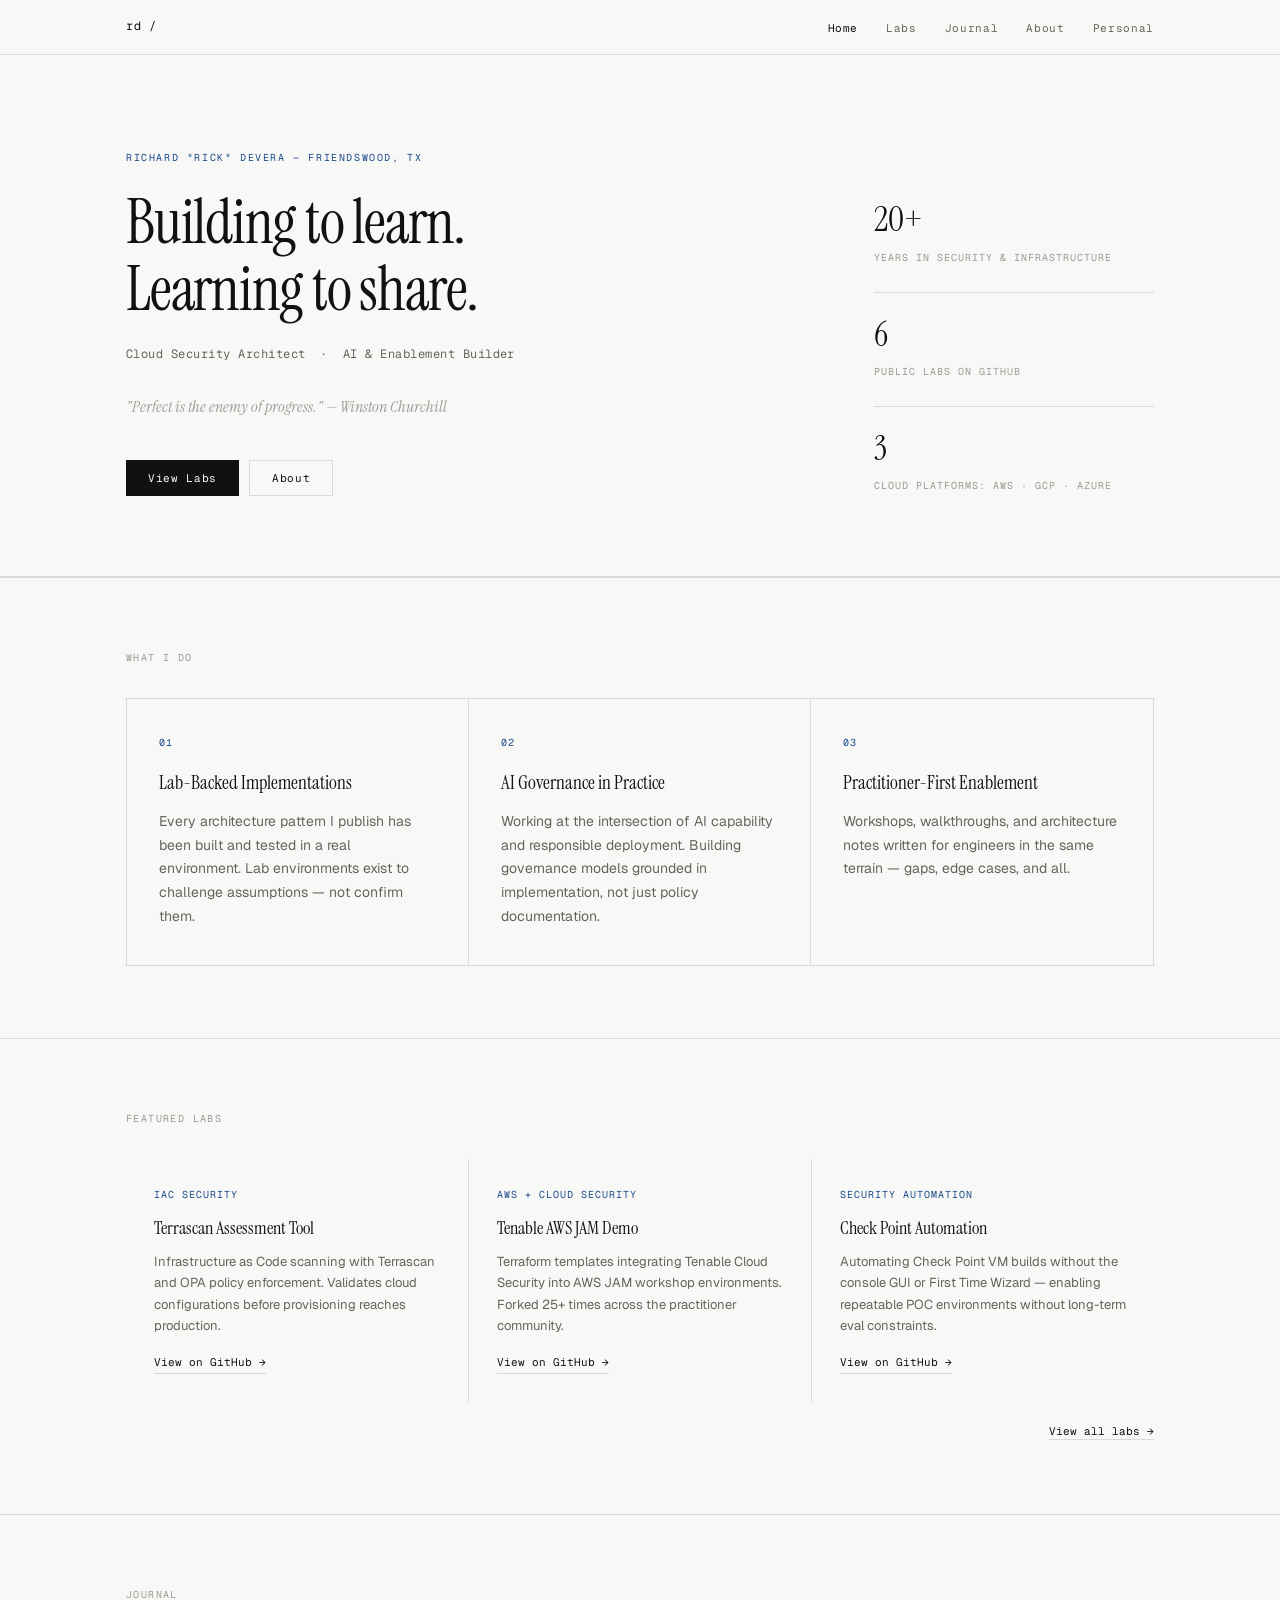
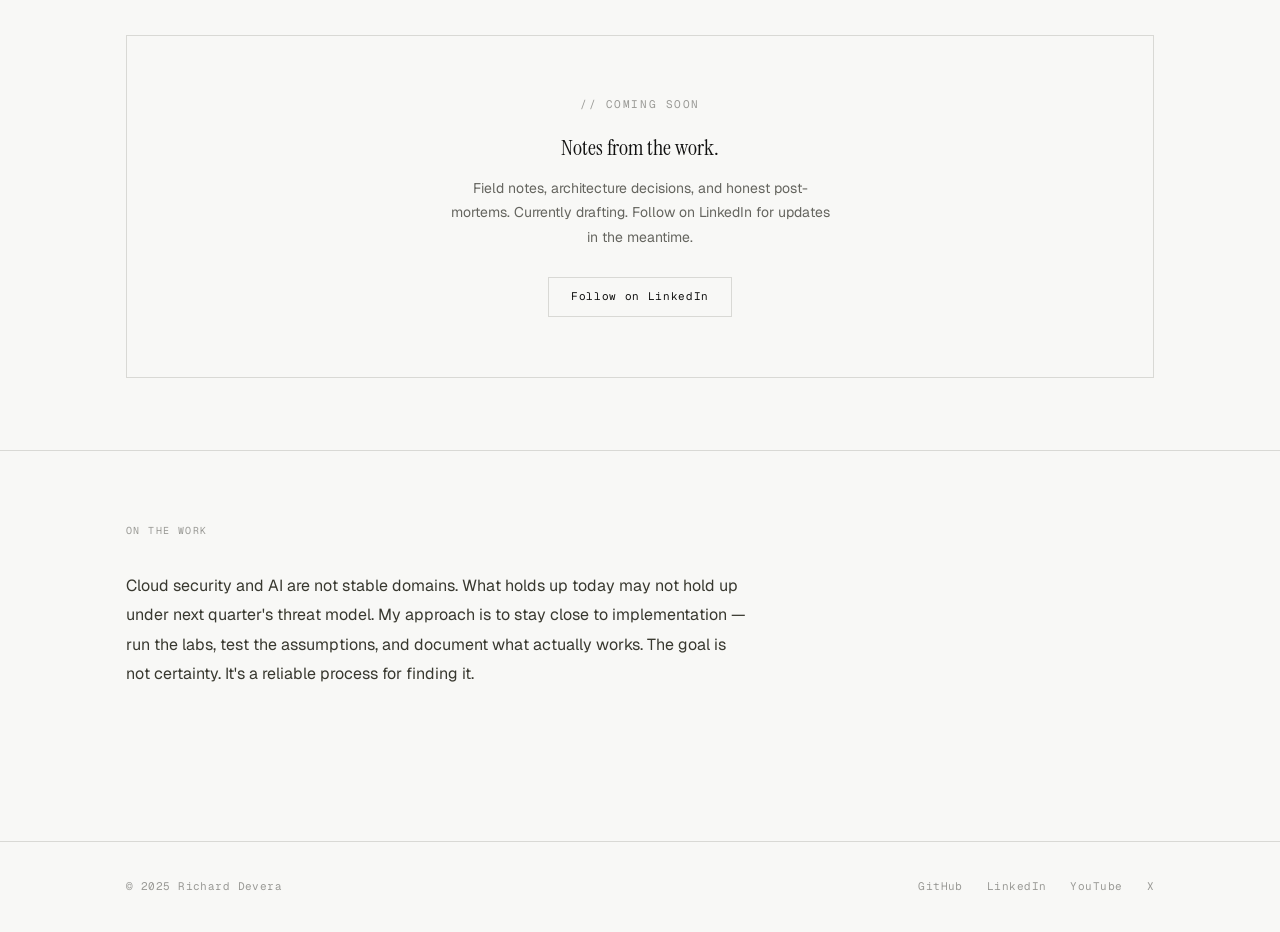
<file: index.html>
<!DOCTYPE html>
<html lang="en">
<head>
<meta charset="UTF-8">
<meta name="viewport" content="width=device-width, initial-scale=1.0">
<title>Richard Devera</title>
<link rel="preconnect" href="https://fonts.googleapis.com">
<link href="https://fonts.googleapis.com/css2?family=Instrument+Serif:ital@0;1&family=Geist+Mono:wght@300;400;500&family=Geist:wght@300;400;500&display=swap" rel="stylesheet">
<style>
  *, *::before, *::after { box-sizing: border-box; margin: 0; padding: 0; }

  :root {
    --white:     #F8F8F6;
    --black:     #111110;
    --gray-100:  #F0F0EE;
    --gray-200:  #E2E2DF;
    --gray-400:  #9A9A96;
    --gray-600:  #65655F;
    --gray-800:  #38382F;
    --accent:    #1B4B8A;
    --accent-dim:#E6EDF7;
    --rule:      #D9D9D5;
    --serif:     'Instrument Serif', Georgia, serif;
    --sans:      'Geist', sans-serif;
    --mono:      'Geist Mono', monospace;
  }

  html { scroll-behavior: smooth; }
  body {
    font-family: var(--sans);
    background: var(--white);
    color: var(--black);
    font-size: 15px;
    line-height: 1.6;
    -webkit-font-smoothing: antialiased;
  }

  /* ── NAV ────────────────────────── */
  nav {
    position: fixed; top: 0; left: 0; right: 0; z-index: 100;
    background: rgba(248,248,246,0.94);
    backdrop-filter: blur(14px);
    border-bottom: 1px solid var(--rule);
  }
  .nav-inner {
    max-width: 1100px; margin: 0 auto; padding: 0 36px;
    display: flex; align-items: center; justify-content: space-between;
    height: 54px;
  }
  .nav-logo {
    font-family: var(--mono); font-size: 12px; font-weight: 400;
    color: var(--black); text-decoration: none;
    letter-spacing: 0.06em; cursor: pointer;
  }
  .nav-links { display: flex; gap: 28px; list-style: none; }
  .nav-links a {
    font-family: var(--mono); font-size: 11px; font-weight: 400;
    color: var(--gray-600); text-decoration: none;
    letter-spacing: 0.06em; transition: color 0.18s; cursor: pointer;
  }
  .nav-links a:hover { color: var(--black); }
  .nav-links a.active { color: var(--black); }

  /* ── PAGES ──────────────────────── */
  .page { display: none; padding-top: 54px; min-height: 100vh; }
  .page.active { display: block; animation: fadeUp 0.35s ease both; }
  @keyframes fadeUp {
    from { opacity: 0; transform: translateY(10px); }
    to   { opacity: 1; transform: translateY(0); }
  }

  /* ── LAYOUT ─────────────────────── */
  .container { max-width: 1100px; margin: 0 auto; padding: 0 36px; }
  .section { padding: 72px 0; border-top: 1px solid var(--rule); }

  /* ── TYPE ───────────────────────── */
  h1 {
    font-family: var(--serif);
    font-size: clamp(2.4rem, 5vw, 3.8rem);
    font-weight: 400; line-height: 1.1; letter-spacing: -0.02em;
  }
  h2 {
    font-family: var(--serif);
    font-size: clamp(1.4rem, 2.5vw, 1.9rem);
    font-weight: 400; line-height: 1.25;
  }
  p { color: var(--gray-800); line-height: 1.75; }

  .eyebrow {
    font-family: var(--mono); font-size: 10px; font-weight: 400;
    letter-spacing: 0.14em; text-transform: uppercase;
    color: var(--accent); display: block; margin-bottom: 20px;
  }
  .section-label {
    font-family: var(--mono); font-size: 10px; font-weight: 400;
    letter-spacing: 0.14em; text-transform: uppercase;
    color: var(--gray-400); display: block; margin-bottom: 32px;
  }

  /* ── BUTTONS ────────────────────── */
  .btn {
    display: inline-block; padding: 10px 22px;
    font-family: var(--mono); font-size: 11px; font-weight: 400;
    letter-spacing: 0.06em; text-decoration: none;
    cursor: pointer; transition: all 0.18s; border: none;
  }
  .btn-primary { background: var(--black); color: var(--white); }
  .btn-primary:hover { background: var(--gray-800); }
  .btn-outline {
    background: transparent; color: var(--black);
    border: 1px solid var(--rule);
  }
  .btn-outline:hover { border-color: var(--gray-600); }

  .text-link {
    font-family: var(--mono); font-size: 11px;
    color: var(--black); text-decoration: none;
    border-bottom: 1px solid var(--rule); padding-bottom: 1px;
    transition: border-color 0.18s; cursor: pointer;
  }
  .text-link:hover { border-color: var(--black); }

  /* ═══════════════════════════════════
     HOME
  ═══════════════════════════════════ */
  .hero {
    padding: 96px 0 80px;
    border-bottom: 1px solid var(--rule);
  }
  .hero-grid {
    display: grid;
    grid-template-columns: 1fr 280px;
    gap: 80px; align-items: end;
  }
  .hero-eyebrow {
    font-family: var(--mono); font-size: 10px;
    letter-spacing: 0.16em; text-transform: uppercase;
    color: var(--accent); margin-bottom: 24px; display: block;
  }
  .hero h1 { margin-bottom: 20px; }
  .hero-role {
    font-family: var(--mono); font-size: 12px;
    color: var(--gray-600); letter-spacing: 0.04em; margin-bottom: 28px;
  }
  .hero-tagline {
    font-size: 17px; font-weight: 300;
    color: var(--gray-800); max-width: 500px;
    line-height: 1.7; margin-bottom: 40px;
  }
  .hero-actions { display: flex; gap: 10px; flex-wrap: wrap; }
  .hero-meta {}
  .hero-stat {
    margin-bottom: 24px; padding-bottom: 24px;
    border-bottom: 1px solid var(--rule);
  }
  .hero-stat:last-child { border: none; margin: 0; padding: 0; }
  .hero-stat-num {
    font-family: var(--serif); font-size: 2.2rem;
    color: var(--black); display: block; line-height: 1; margin-bottom: 6px;
  }
  .hero-stat-label {
    font-family: var(--mono); font-size: 10px;
    color: var(--gray-400); letter-spacing: 0.1em; text-transform: uppercase;
  }

  /* What I Do */
  .what-grid {
    display: grid; grid-template-columns: repeat(3, 1fr);
    border: 1px solid var(--rule);
  }
  .what-item {
    padding: 36px 32px;
    border-right: 1px solid var(--rule);
  }
  .what-item:last-child { border-right: none; }
  .what-num {
    font-family: var(--mono); font-size: 10px;
    color: var(--accent); letter-spacing: 0.1em;
    margin-bottom: 20px; display: block;
  }
  .what-item h2 { font-size: 1.2rem; margin-bottom: 14px; line-height: 1.3; }
  .what-item p { font-size: 14px; color: var(--gray-600); line-height: 1.7; }

  /* Featured Labs */
  .lab-cards { display: grid; grid-template-columns: repeat(3, 1fr); gap: 1px; background: var(--rule); }
  .lab-card { background: var(--white); padding: 28px; transition: background 0.15s; }
  .lab-card:hover { background: var(--gray-100); }
  .lab-card-tag {
    font-family: var(--mono); font-size: 10px; letter-spacing: 0.1em;
    text-transform: uppercase; color: var(--accent);
    margin-bottom: 14px; display: block;
  }
  .lab-card h4 {
    font-family: var(--serif); font-size: 1.1rem;
    font-weight: 400; line-height: 1.35; margin-bottom: 10px;
  }
  .lab-card p { font-size: 13px; color: var(--gray-600); line-height: 1.65; }
  .lab-card-link {
    display: inline-block; margin-top: 18px;
    font-family: var(--mono); font-size: 11px;
    color: var(--black); text-decoration: none;
    border-bottom: 1px solid var(--rule); padding-bottom: 1px;
    transition: border-color 0.18s;
  }
  .lab-card-link:hover { border-color: var(--black); }

  /* Journal Coming Soon */
  .journal-soon {
    border: 1px solid var(--rule); padding: 60px 40px; text-align: center;
  }
  .journal-soon-mark {
    font-family: var(--mono); font-size: 11px; letter-spacing: 0.14em;
    text-transform: uppercase; color: var(--gray-400);
    display: block; margin-bottom: 20px;
  }
  .journal-soon h2 { font-size: 1.4rem; margin-bottom: 14px; }
  .journal-soon p { font-size: 14px; color: var(--gray-600); max-width: 380px; margin: 0 auto 28px; }

  /* Vision */
  .vision-inner { max-width: 620px; }
  .vision-inner p { font-size: 16px; line-height: 1.85; color: var(--gray-800); }

  /* ═══════════════════════════════════
     LABS PAGE
  ═══════════════════════════════════ */
  .page-header {
    padding: 72px 0 56px; border-bottom: 1px solid var(--rule);
  }
  .page-header h1 { margin-bottom: 16px; }
  .page-header p { font-size: 16px; max-width: 500px; color: var(--gray-600); line-height: 1.7; }

  .labs-table { width: 100%; border-collapse: collapse; margin-top: 48px; }
  .labs-table thead tr { border-bottom: 1px solid var(--rule); }
  .labs-table th {
    font-family: var(--mono); font-size: 10px; font-weight: 400;
    letter-spacing: 0.12em; text-transform: uppercase;
    color: var(--gray-400); text-align: left; padding: 0 0 14px 0;
  }
  .labs-table th.right { text-align: right; }
  .labs-table tbody tr { border-bottom: 1px solid var(--rule); transition: background 0.15s; }
  .labs-table tbody tr:hover { background: var(--gray-100); }
  .labs-table td { padding: 24px 0; vertical-align: top; }
  .lab-title-cell { padding-right: 32px; }
  .lab-title { font-family: var(--serif); font-size: 1.05rem; font-weight: 400; line-height: 1.3; margin-bottom: 6px; }
  .lab-desc { font-size: 13px; color: var(--gray-600); line-height: 1.6; max-width: 460px; }
  .lab-tech { display: flex; gap: 6px; flex-wrap: wrap; margin-top: 10px; }
  .lab-tech span {
    font-family: var(--mono); font-size: 10px; letter-spacing: 0.08em;
    text-transform: uppercase; color: var(--gray-600);
    background: var(--gray-100); padding: 2px 7px;
  }
  .lab-forks { font-family: var(--mono); font-size: 13px; color: var(--gray-600); }
  .status-pill {
    font-family: var(--mono); font-size: 10px; letter-spacing: 0.1em;
    text-transform: uppercase; padding: 3px 9px;
    display: inline-block; white-space: nowrap;
  }
  .status-live { color: var(--accent); border: 1px solid var(--accent); }
  .status-roadmap { color: var(--gray-400); border: 1px solid var(--rule); }

  .roadmap-note {
    margin-top: 56px; padding: 28px 32px;
    background: var(--accent-dim); border-left: 2px solid var(--accent);
  }
  .roadmap-note strong {
    font-family: var(--mono); font-size: 10px; letter-spacing: 0.1em;
    text-transform: uppercase; color: var(--accent);
    display: block; margin-bottom: 8px; font-weight: 400;
  }
  .roadmap-note p { font-size: 14px; color: var(--gray-800); line-height: 1.7; }

  /* ═══════════════════════════════════
     JOURNAL PAGE
  ═══════════════════════════════════ */
  .journal-full {
    display: flex; align-items: center; justify-content: center;
    min-height: calc(100vh - 54px);
  }
  .journal-full-inner { text-align: center; max-width: 440px; }
  .journal-full-inner h1 { font-size: clamp(2rem, 4vw, 3rem); margin-bottom: 20px; }
  .journal-full-inner p { font-size: 15px; color: var(--gray-600); line-height: 1.75; margin-bottom: 32px; }
  .journal-cta { display: flex; gap: 12px; justify-content: center; flex-wrap: wrap; }

  /* ═══════════════════════════════════
     ABOUT PAGE
  ═══════════════════════════════════ */
  .about-layout {
    display: grid; grid-template-columns: 1fr 300px;
    gap: 80px; padding: 72px 0;
  }
  .about-bio h2 { font-size: 1.7rem; margin-bottom: 28px; line-height: 1.3; }
  .about-bio p { font-size: 15px; color: var(--gray-800); line-height: 1.85; margin-bottom: 20px; }
  .about-divider { border-top: 1px solid var(--rule); margin: 44px 0; }

  .how-item {
    display: grid; grid-template-columns: 150px 1fr;
    gap: 24px; padding: 20px 0;
    border-bottom: 1px solid var(--rule); align-items: start;
  }
  .how-item:first-child { border-top: 1px solid var(--rule); }
  .how-label {
    font-family: var(--mono); font-size: 10px;
    letter-spacing: 0.1em; text-transform: uppercase;
    color: var(--accent); padding-top: 3px;
  }
  .how-body { font-size: 14px; color: var(--gray-600); line-height: 1.7; }

  .personal-callout { margin-top: 44px; padding: 24px 28px; border: 1px solid var(--rule); }
  .personal-callout p { font-size: 14px; color: var(--gray-600); line-height: 1.7; margin-bottom: 16px; }

  /* Sidebar */
  .sidebar-block { margin-bottom: 40px; }
  .sidebar-block h3 {
    font-family: var(--mono); font-size: 10px; font-weight: 400;
    letter-spacing: 0.12em; text-transform: uppercase;
    color: var(--gray-400); margin-bottom: 18px;
  }
  .dot-list { list-style: none; }
  .dot-list li {
    padding: 11px 0; border-bottom: 1px solid var(--rule);
    font-size: 14px; color: var(--gray-800);
    display: flex; align-items: center; gap: 12px;
  }
  .dot {
    width: 3px; height: 3px; background: var(--accent);
    border-radius: 50%; flex-shrink: 0;
  }
  .career-item { padding: 13px 0; border-bottom: 1px solid var(--rule); }
  .career-co { font-size: 13px; font-weight: 500; color: var(--black); margin-bottom: 2px; }
  .career-role { font-family: var(--mono); font-size: 10px; color: var(--gray-400); letter-spacing: 0.05em; }

  /* ═══════════════════════════════════
     PERSONAL PAGE
  ═══════════════════════════════════ */
  .maker-grid {
    display: grid; grid-template-columns: repeat(3, 1fr);
    gap: 1px; background: var(--rule); margin-top: 60px;
  }
  .maker-item { background: var(--white); padding: 32px; }
  .maker-cat {
    font-family: var(--mono); font-size: 10px; letter-spacing: 0.12em;
    text-transform: uppercase; color: var(--gray-400);
    margin-bottom: 14px; display: block;
  }
  .maker-item h4 { font-family: var(--serif); font-size: 1.1rem; font-weight: 400; margin-bottom: 10px; line-height: 1.3; }
  .maker-item p { font-size: 13px; color: var(--gray-600); line-height: 1.65; }

  /* ── FOOTER ─────────────────────── */
  footer { border-top: 1px solid var(--rule); padding: 36px 0; margin-top: 80px; }
  .footer-inner {
    max-width: 1100px; margin: 0 auto; padding: 0 36px;
    display: flex; justify-content: space-between; align-items: center;
  }
  .footer-copy { font-family: var(--mono); font-size: 11px; color: var(--gray-400); letter-spacing: 0.04em; }
  .footer-links { display: flex; gap: 24px; }
  .footer-links a {
    font-family: var(--mono); font-size: 11px;
    color: var(--gray-400); text-decoration: none;
    letter-spacing: 0.04em; transition: color 0.18s;
  }
  .footer-links a:hover { color: var(--black); }

  /* ── RESPONSIVE ─────────────────── */
  @media (max-width: 820px) {
    .container { padding: 0 20px; }
    .nav-inner { padding: 0 20px; }
    .nav-links { gap: 16px; }
    .hero-grid { grid-template-columns: 1fr; gap: 40px; }
    .hero-meta { display: flex; gap: 28px; }
    .hero-stat { border-bottom: none; border-right: 1px solid var(--rule); padding: 0 28px 0 0; margin: 0; }
    .hero-stat:last-child { border: none; padding: 0; }
    .what-grid { grid-template-columns: 1fr; }
    .what-item { border-right: none; border-bottom: 1px solid var(--rule); }
    .what-item:last-child { border-bottom: none; }
    .lab-cards { grid-template-columns: 1fr; }
    .labs-table { display: block; overflow-x: auto; }
    .about-layout { grid-template-columns: 1fr; gap: 48px; }
    .how-item { grid-template-columns: 1fr; gap: 6px; }
    .maker-grid { grid-template-columns: 1fr; }
    .footer-inner { flex-direction: column; gap: 16px; align-items: flex-start; }
  }
</style>
</head>
<body>

<nav>
  <div class="nav-inner">
    <span class="nav-logo" onclick="showPage('home')">rd /</span>
    <ul class="nav-links">
      <li><a onclick="showPage('home')"     data-page="home">Home</a></li>
      <li><a onclick="showPage('labs')"     data-page="labs">Labs</a></li>
      <li><a onclick="showPage('journal')"  data-page="journal">Journal</a></li>
      <li><a onclick="showPage('about')"    data-page="about">About</a></li>
      <li><a onclick="showPage('personal')" data-page="personal">Personal</a></li>
    </ul>
  </div>
</nav>

<!-- ═══════════════════════════════════  HOME  -->
<div class="page active" id="page-home">
  <div class="hero">
    <div class="container">
      <div class="hero-grid">
        <div>
          <span class="hero-eyebrow">Richard "Rick" Devera &mdash; Friendswood, TX</span>
          <h1>Building to learn.<br>Learning to share.</h1>
          <p class="hero-role">Cloud Security Architect &nbsp;&middot;&nbsp; AI & Enablement Builder</p>
          <p class="hero-tagline" style="font-style:italic; font-family:var(--serif); font-size:16px; color:var(--gray-400);">"Perfect is the enemy of progress." &mdash; Winston Churchill</p>
          <div class="hero-actions">
            <button class="btn btn-primary" onclick="showPage('labs')">View Labs</button>
            <button class="btn btn-outline" onclick="showPage('about')">About</button>
          </div>
        </div>
        <div class="hero-meta">
          <div class="hero-stat">
            <span class="hero-stat-num">20+</span>
            <span class="hero-stat-label">Years in security &amp; infrastructure</span>
          </div>
          <div class="hero-stat">
            <span class="hero-stat-num">6</span>
            <span class="hero-stat-label">Public labs on GitHub</span>
          </div>
          <div class="hero-stat">
            <span class="hero-stat-num">3</span>
            <span class="hero-stat-label">Cloud platforms: AWS · GCP · Azure</span>
          </div>
        </div>
      </div>
    </div>
  </div>

  <div class="section">
    <div class="container">
      <span class="section-label">What I Do</span>
      <div class="what-grid">
        <div class="what-item">
          <span class="what-num">01</span>
          <h2>Lab-Backed Implementations</h2>
          <p>Every architecture pattern I publish has been built and tested in a real environment. Lab environments exist to challenge assumptions — not confirm them.</p>
        </div>
        <div class="what-item">
          <span class="what-num">02</span>
          <h2>AI Governance in Practice</h2>
          <p>Working at the intersection of AI capability and responsible deployment. Building governance models grounded in implementation, not just policy documentation.</p>
        </div>
        <div class="what-item">
          <span class="what-num">03</span>
          <h2>Practitioner-First Enablement</h2>
          <p>Workshops, walkthroughs, and architecture notes written for engineers in the same terrain — gaps, edge cases, and all.</p>
        </div>
      </div>
    </div>
  </div>

  <div class="section">
    <div class="container">
      <span class="section-label">Featured Labs</span>
      <div class="lab-cards">
        <div class="lab-card">
          <span class="lab-card-tag">IaC Security</span>
          <h4>Terrascan Assessment Tool</h4>
          <p>Infrastructure as Code scanning with Terrascan and OPA policy enforcement. Validates cloud configurations before provisioning reaches production.</p>
          <a class="lab-card-link" href="https://github.com/rickdevera/terrascan_assessment_tool" target="_blank">View on GitHub →</a>
        </div>
        <div class="lab-card">
          <span class="lab-card-tag">AWS + Cloud Security</span>
          <h4>Tenable AWS JAM Demo</h4>
          <p>Terraform templates integrating Tenable Cloud Security into AWS JAM workshop environments. Forked 25+ times across the practitioner community.</p>
          <a class="lab-card-link" href="https://github.com/rickdevera/tenable-awsjam-demo" target="_blank">View on GitHub →</a>
        </div>
        <div class="lab-card">
          <span class="lab-card-tag">Security Automation</span>
          <h4>Check Point Automation</h4>
          <p>Automating Check Point VM builds without the console GUI or First Time Wizard — enabling repeatable POC environments without long-term eval constraints.</p>
          <a class="lab-card-link" href="https://github.com/rickdevera/checkpoint_automation" target="_blank">View on GitHub →</a>
        </div>
      </div>
      <div style="margin-top:16px; text-align:right;">
        <a class="text-link" onclick="showPage('labs')">View all labs →</a>
      </div>
    </div>
  </div>

  <div class="section">
    <div class="container">
      <span class="section-label">Journal</span>
      <div class="journal-soon">
        <span class="journal-soon-mark">// coming soon</span>
        <h2>Notes from the work.</h2>
        <p>Field notes, architecture decisions, and honest post-mortems. Currently drafting. Follow on LinkedIn for updates in the meantime.</p>
        <a class="btn btn-outline" href="https://linkedin.com/in/rdevera" target="_blank">Follow on LinkedIn</a>
      </div>
    </div>
  </div>

  <div class="section">
    <div class="container">
      <div class="vision-inner">
        <span class="section-label">On the Work</span>
        <p>Cloud security and AI are not stable domains. What holds up today may not hold up under next quarter's threat model. My approach is to stay close to implementation — run the labs, test the assumptions, and document what actually works. The goal is not certainty. It's a reliable process for finding it.</p>
      </div>
    </div>
  </div>

  <footer>
    <div class="footer-inner">
      <span class="footer-copy">© 2025 Richard Devera</span>
      <div class="footer-links">
        <a href="https://github.com/rickdevera" target="_blank">GitHub</a>
        <a href="https://linkedin.com/in/rdevera" target="_blank">LinkedIn</a>
        <a href="https://youtube.com/@play18daily" target="_blank">YouTube</a>
        <a href="https://x.com/rickdevera" target="_blank">X</a>
      </div>
    </div>
  </footer>
</div>

<!-- ═══════════════════════════════════  LABS  -->
<div class="page" id="page-labs">
  <div class="page-header">
    <div class="container">
      <span class="eyebrow">Labs</span>
      <h1>Working Implementations</h1>
      <p>Hands-on environments and tooling built to validate security architectures, test integration patterns, and surface what the documentation doesn't cover.</p>
    </div>
  </div>
  <div class="container">
    <table class="labs-table">
      <thead>
        <tr>
          <th style="width:54%">Lab</th>
          <th style="width:22%">Stack</th>
          <th style="width:10%">Forks</th>
          <th class="right" style="width:14%">Status</th>
        </tr>
      </thead>
      <tbody>
        <tr>
          <td class="lab-title-cell">
            <div class="lab-title">Tenable AWS JAM Demo</div>
            <div class="lab-desc">Terraform/HCL templates integrating Tenable Cloud Security into AWS JAM workshop environments. Built for practitioner-level enablement and used across the field.</div>
          </td>
          <td><div class="lab-tech"><span>HCL</span><span>Terraform</span><span>AWS</span></div></td>
          <td><span class="lab-forks">25</span></td>
          <td style="text-align:right"><span class="status-pill status-live">Live</span></td>
        </tr>
        <tr>
          <td class="lab-title-cell">
            <div class="lab-title">Tenable AWS JAM — CloudFormation</div>
            <div class="lab-desc">CloudFormation version of the AWS JAM integration. Parallel track for teams working outside Terraform pipelines.</div>
          </td>
          <td><div class="lab-tech"><span>CFT</span><span>AWS</span></div></td>
          <td><span class="lab-forks">14</span></td>
          <td style="text-align:right"><span class="status-pill status-live">Live</span></td>
        </tr>
        <tr>
          <td class="lab-title-cell">
            <div class="lab-title">Terrascan Assessment Tool</div>
            <div class="lab-desc">IaC security scanning using Terrascan and Open Policy Agent. Detects compliance violations across Terraform configurations before provisioning.</div>
          </td>
          <td><div class="lab-tech"><span>HCL</span><span>OPA</span><span>IaC</span></div></td>
          <td><span class="lab-forks">—</span></td>
          <td style="text-align:right"><span class="status-pill status-live">Live</span></td>
        </tr>
        <tr>
          <td class="lab-title-cell">
            <div class="lab-title">Check Point Automation</div>
            <div class="lab-desc">Automated VM provisioning for Check Point environments — no console GUI, no First Time Wizard. Enables repeatable POC environments without long-term eval licensing.</div>
          </td>
          <td><div class="lab-tech"><span>Automation</span><span>Check Point</span></div></td>
          <td><span class="lab-forks">—</span></td>
          <td style="text-align:right"><span class="status-pill status-live">Live</span></td>
        </tr>
        <tr>
          <td class="lab-title-cell">
            <div class="lab-title">Phantom + Check Point Integration</div>
            <div class="lab-desc">SOAR integration connecting Splunk Phantom with Check Point for automated threat response workflows.</div>
          </td>
          <td><div class="lab-tech"><span>Phantom</span><span>SOAR</span><span>Check Point</span></div></td>
          <td><span class="lab-forks">1</span></td>
          <td style="text-align:right"><span class="status-pill status-live">Live</span></td>
        </tr>
        <tr>
          <td class="lab-title-cell">
            <div class="lab-title">AI Governance Lab</div>
            <div class="lab-desc">Hands-on governance patterns for AI services in cloud environments — enforcement models, access controls, and audit frameworks grounded in real deployments.</div>
          </td>
          <td><div class="lab-tech"><span>AWS</span><span>AI</span><span>Governance</span></div></td>
          <td><span class="lab-forks">—</span></td>
          <td style="text-align:right"><span class="status-pill status-roadmap">2026</span></td>
        </tr>
        <tr>
          <td class="lab-title-cell">
            <div class="lab-title">CNAPP + Cloud Integration Blueprint</div>
            <div class="lab-desc">Practical enablement model for integrating CNAPP tooling into modern multi-cloud architectures. Includes service comparisons and tradeoff analysis.</div>
          </td>
          <td><div class="lab-tech"><span>CNAPP</span><span>AWS</span><span>GCP</span><span>Azure</span></div></td>
          <td><span class="lab-forks">—</span></td>
          <td style="text-align:right"><span class="status-pill status-roadmap">2026</span></td>
        </tr>
      </tbody>
    </table>

    <div class="roadmap-note">
      <strong>2026 Field Architect Initiative</strong>
      <p>Building a structured series of lab-backed architecture insights covering AI governance, cloud-native security integration, and CNAPP strategy — designed for architects and security engineers who need something they can actually run.</p>
    </div>

    <div style="margin-top:32px; padding-bottom:80px;">
      <a class="btn btn-outline" href="https://github.com/rickdevera" target="_blank">All repos on GitHub →</a>
    </div>
  </div>

  <footer>
    <div class="footer-inner">
      <span class="footer-copy">© 2025 Richard Devera</span>
      <div class="footer-links">
        <a href="https://github.com/rickdevera" target="_blank">GitHub</a>
        <a href="https://linkedin.com/in/rdevera" target="_blank">LinkedIn</a>
        <a href="https://youtube.com/@play18daily" target="_blank">YouTube</a>
        <a href="https://x.com/rickdevera" target="_blank">X</a>
      </div>
    </div>
  </footer>
</div>

<!-- ═══════════════════════════════════  JOURNAL  -->
<div class="page" id="page-journal">
  <div class="journal-full">
    <div class="journal-full-inner">
      <span class="eyebrow">Journal</span>
      <h1>Coming<br><em>soon.</em></h1>
      <p>Field notes, architecture decisions, and honest assessments from building cloud and AI systems. Posts will appear here when they're ready — not before.</p>
      <div class="journal-cta">
        <a class="btn btn-primary" href="https://linkedin.com/in/rdevera" target="_blank">LinkedIn</a>
        <a class="btn btn-outline" href="https://github.com/rickdevera" target="_blank">GitHub</a>
      </div>
    </div>
  </div>
</div>

<!-- ═══════════════════════════════════  ABOUT  -->
<div class="page" id="page-about">
  <div class="container">
    <div class="about-layout">
      <div class="about-bio">
        <span class="eyebrow">About</span>
        <h2>Principal Solutions Architect.<br>Field-focused technologist.</h2>
        <p>I work at the intersection of cloud security, infrastructure, and AI — focused on building and validating the controls that organizations actually depend on. My background spans network security, identity and access management, infrastructure automation, and CNAPP strategy across AWS, GCP, and Azure. At Tenable, I serve as Technical Alliance Architect for cloud providers, leading technical enablement and working directly with cloud platform architects to develop integration patterns and lab-backed solutions.</p>
        <p>Earlier in my career I worked at Check Point in roles from Security Engineer through Regional Director, and before that as a Senior Software Engineering Lead at Lockheed Martin and Software Engineer at United Space Alliance — where my foundation in systems thinking and rigorous testing was built. I've been a practitioner first throughout, and I believe architecture is only valuable when it can be implemented and validated in the real world.</p>

        <div class="about-divider"></div>
        <span class="section-label">How I Work</span>
        <div>
          <div class="how-item">
            <span class="how-label">Lab First</span>
            <p class="how-body">Before publishing or recommending anything, I build it. Lab environments aren't for demo purposes — they're where assumptions get tested against reality.</p>
          </div>
          <div class="how-item">
            <span class="how-label">Honest Documentation</span>
            <p class="how-body">Notes include what didn't work. The edge cases and failure modes are often more valuable than the happy path.</p>
          </div>
          <div class="how-item">
            <span class="how-label">Enablement Over Hype</span>
            <p class="how-body">Workshops, walkthroughs, and architecture guides are written for practitioners who need to execute — not for audiences who just need to be impressed.</p>
          </div>
          <div class="how-item">
            <span class="how-label">Continuously Revising</span>
            <p class="how-body">Cloud security and AI don't sit still. What held up last year may not hold up today. I revisit old recommendations regularly.</p>
          </div>
        </div>

        <div class="personal-callout">
          <p>Outside the screen I build things with my hands — 3D printing, woodworking, DIY, and golf. The same instincts apply: measure carefully, test before committing, and don't ignore what the material is telling you.</p>
          <button class="btn btn-outline" onclick="showPage('personal')">View Personal Projects →</button>
        </div>
      </div>

      <div>
        <div class="sidebar-block">
          <h3>Focus Areas</h3>
          <ul class="dot-list">
            <li><span class="dot"></span>Cloud Security Architecture</li>
            <li><span class="dot"></span>CNAPP Strategy & Integration</li>
            <li><span class="dot"></span>Infrastructure as Code</li>
            <li><span class="dot"></span>AI Governance & Enablement</li>
            <li><span class="dot"></span>Identity & Access Management</li>
            <li><span class="dot"></span>Security Automation</li>
            <li><span class="dot"></span>Workshop-Driven Enablement</li>
          </ul>
        </div>

        <div class="sidebar-block">
          <h3>Career</h3>
          <div class="career-item">
            <div class="career-co">Tenable</div>
            <div class="career-role">Principal Solutions Architect</div>
          </div>
          <div class="career-item">
            <div class="career-co">Check Point</div>
            <div class="career-role">Regional Director → Security Engineer</div>
          </div>
          <div class="career-item">
            <div class="career-co">Lockheed Martin</div>
            <div class="career-role">Sr. Software Engineering Lead</div>
          </div>
          <div class="career-item">
            <div class="career-co">United Space Alliance</div>
            <div class="career-role">Software Engineer</div>
          </div>
        </div>

        <div class="sidebar-block">
          <h3>Find Me</h3>
          <ul class="dot-list">
            <li><span class="dot"></span><a href="https://github.com/rickdevera" target="_blank" style="color:inherit;text-decoration:none;">github.com/rickdevera</a></li>
            <li><span class="dot"></span><a href="https://linkedin.com/in/rdevera" target="_blank" style="color:inherit;text-decoration:none;">linkedin.com/in/rdevera</a></li>
            <li><span class="dot"></span><a href="https://youtube.com/@play18daily" target="_blank" style="color:inherit;text-decoration:none;">youtube/@play18daily</a></li>
            <li><span class="dot"></span><a href="https://x.com/rickdevera" target="_blank" style="color:inherit;text-decoration:none;">x.com/rickdevera</a></li>
          </ul>
        </div>
      </div>
    </div>
  </div>

  <footer>
    <div class="footer-inner">
      <span class="footer-copy">© 2025 Richard Devera</span>
      <div class="footer-links">
        <a href="https://github.com/rickdevera" target="_blank">GitHub</a>
        <a href="https://linkedin.com/in/rdevera" target="_blank">LinkedIn</a>
        <a href="https://youtube.com/@play18daily" target="_blank">YouTube</a>
        <a href="https://x.com/rickdevera" target="_blank">X</a>
      </div>
    </div>
  </footer>
</div>

<!-- ═══════════════════════════════════  PERSONAL  -->
<div class="page" id="page-personal">
  <div class="page-header">
    <div class="container">
      <span class="eyebrow">Personal</span>
      <h1>Maker Projects</h1>
      <p>Outside the cloud console, I work with physical materials. The same discipline applies — understand the constraints, prototype before committing, and respect what the material is telling you.</p>
      <p style="margin-top:20px; font-style:italic; font-family:var(--serif); font-size:15px; color:var(--gray-400);">"I have a very particular set of skills, skills I have acquired over a very long career." &mdash; Taken (2008)</p>
    </div>
  </div>
  <div class="container">
    <div class="maker-grid">
      <div class="maker-item">
        <span class="maker-cat">3D Printing</span>
        <h4>Functional Prototyping</h4>
        <p>FDM printing focused on functional parts, not decorative models. Current work includes lab rack cable management, custom enclosures, and replacement parts for gear that's no longer supported.</p>
      </div>
      <div class="maker-item">
        <span class="maker-cat">Woodworking</span>
        <h4>Furniture & Shop Fixtures</h4>
        <p>Hand-tool and power-tool work. Built a standing desk, workshop storage, and several pieces of furniture. Interested in joinery and building things designed to outlast the trend.</p>
      </div>
      <div class="maker-item">
        <span class="maker-cat">Golf</span>
        <h4>Precision Practice</h4>
        <p>Golf as a discipline in managing the gap between intention and execution. Working on consistency through deliberate practice and metrics that actually matter.</p>
      </div>
      <div class="maker-item">
        <span class="maker-cat">Home Lab</span>
        <h4>Physical Infrastructure</h4>
        <p>The rack is half the project. Proper cable runs, patch panel layout, and quiet cooling matter as much as what the servers are running. Ongoing iteration as the workload changes.</p>
      </div>
      <div class="maker-item">
        <span class="maker-cat">DIY</span>
        <h4>Home Projects</h4>
        <p>General home improvement and problem-solving with tools. The same diagnostic approach from security work applies: understand the system before touching it.</p>
      </div>
      <div class="maker-item">
        <span class="maker-cat">Electronics</span>
        <h4>Home Automation</h4>
        <p>Running a local-first home automation setup. No cloud dependencies for core functionality. Experimenting with small sensor networks and integration patterns.</p>
      </div>
    </div>
  </div>

  <footer style="margin-top:80px;">
    <div class="footer-inner">
      <span class="footer-copy">© 2025 Richard Devera</span>
      <div class="footer-links">
        <a href="https://github.com/rickdevera" target="_blank">GitHub</a>
        <a href="https://linkedin.com/in/rdevera" target="_blank">LinkedIn</a>
        <a href="https://youtube.com/@play18daily" target="_blank">YouTube</a>
        <a href="https://x.com/rickdevera" target="_blank">X</a>
      </div>
    </div>
  </footer>
</div>

<script>
  function showPage(name) {
    document.querySelectorAll('.page').forEach(p => p.classList.remove('active'));
    document.querySelectorAll('.nav-links a').forEach(a => a.classList.remove('active'));
    const page = document.getElementById('page-' + name);
    if (page) { page.classList.remove('active'); void page.offsetWidth; page.classList.add('active'); }
    const link = document.querySelector('[data-page="' + name + '"]');
    if (link) link.classList.add('active');
    window.scrollTo({ top: 0, behavior: 'instant' });
  }
  document.querySelector('[data-page="home"]').classList.add('active');
</script>
</body>
</html>
</file>
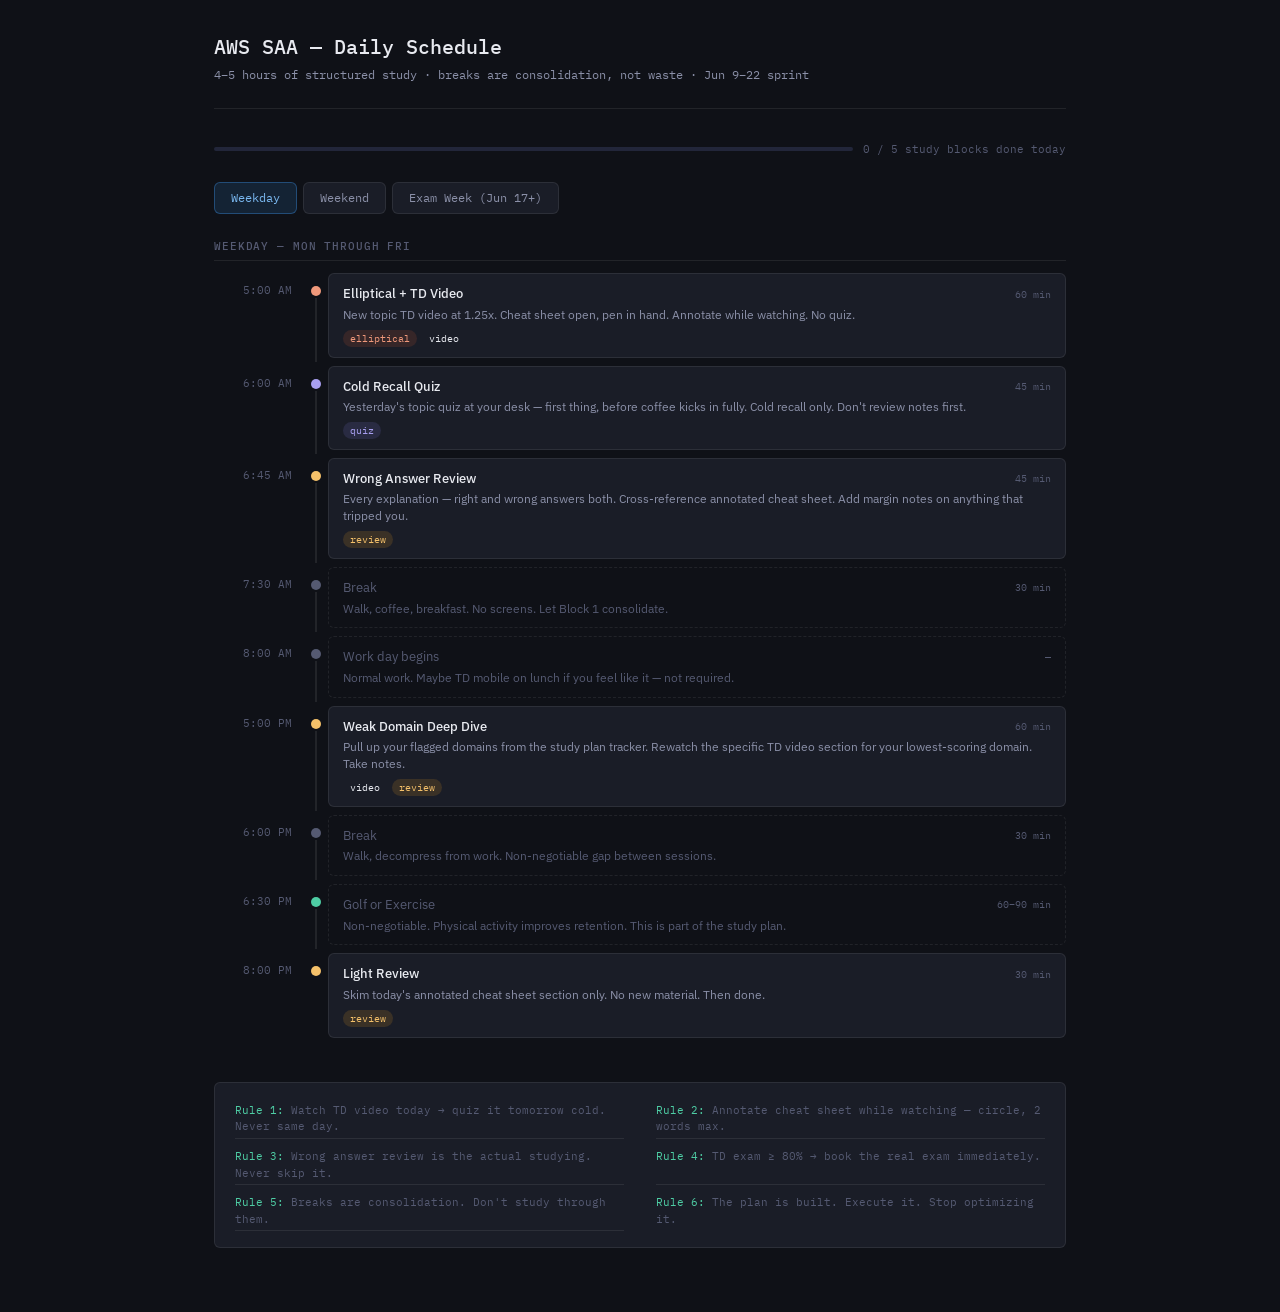
<file: aws-daily-schedule.html>
<!DOCTYPE html>
<html lang="en">
<head>
<meta charset="UTF-8">
<meta name="viewport" content="width=device-width, initial-scale=1.0">
<title>AWS SAA — Daily Schedule</title>
<link href="https://fonts.googleapis.com/css2?family=IBM+Plex+Mono:wght@400;500&family=IBM+Plex+Sans:wght@400;500;600&display=swap" rel="stylesheet">
<style>
  :root {
    --bg: #0f1117; --surface: #1a1d27; --surface2: #22263a;
    --border: rgba(255,255,255,0.08); --border2: rgba(255,255,255,0.14);
    --text: #e8eaf0; --text2: #8b90a8; --text3: #555a72;
    --green: #1D9E75; --green-dim: rgba(29,158,117,0.15); --green-text: #4ecda4;
    --purple-dim: rgba(127,119,221,0.15); --purple-text: #a89ff0;
    --amber-dim: rgba(239,159,39,0.15); --amber-text: #f5c16a;
    --blue: #378add; --blue-dim: rgba(55,138,221,0.15); --blue-text: #7ab8f0;
    --coral-dim: rgba(216,90,48,0.15); --coral-text: #f0997b;
    --gray-dim: rgba(136,135,128,0.15); --gray-text: #b4b2a9;
    --red-dim: rgba(220,60,60,0.15); --red-text: #f07a7a;
    --radius: 10px; --radius-sm: 6px;
  }
  * { box-sizing: border-box; margin: 0; padding: 0; }
  body { background: var(--bg); color: var(--text); font-family: 'IBM Plex Sans', sans-serif; font-size: 14px; line-height: 1.5; }
  .page { max-width: 900px; margin: 0 auto; padding: 2rem 1.5rem 4rem; }
  h1 { font-family: 'IBM Plex Mono', monospace; font-size: 20px; font-weight: 500; margin-bottom: 4px; }
  .sub { font-family: 'IBM Plex Mono', monospace; font-size: 12px; color: var(--text2); margin-bottom: 2rem; padding-bottom: 1.5rem; border-bottom: 0.5px solid var(--border); }
  .section-title { font-family: 'IBM Plex Mono', monospace; font-size: 11px; font-weight: 500; color: var(--text3); text-transform: uppercase; letter-spacing: 0.08em; margin-bottom: 0.75rem; padding-bottom: 0.4rem; border-bottom: 0.5px solid var(--border); }
  .schedule-wrap { margin-bottom: 2.5rem; }

  /* TIME BLOCKS */
  .block { display: flex; gap: 0; margin-bottom: 4px; position: relative; }
  .block-time { width: 90px; flex-shrink: 0; font-family: 'IBM Plex Mono', monospace; font-size: 11px; color: var(--text3); padding: 10px 12px 10px 0; text-align: right; line-height: 1.3; }
  .block-connector { width: 24px; flex-shrink: 0; display: flex; flex-direction: column; align-items: center; padding: 0; }
  .block-dot { width: 10px; height: 10px; border-radius: 50%; flex-shrink: 0; margin-top: 13px; }
  .block-line { width: 2px; flex: 1; background: var(--border); margin-top: 2px; }
  .block:last-child .block-line { display: none; }
  .block-card { flex: 1; background: var(--surface); border: 0.5px solid var(--border); border-radius: var(--radius-sm); padding: 10px 14px; margin-bottom: 4px; cursor: pointer; transition: all 0.15s; }
  .block-card:hover { border-color: var(--border2); }
  .block-card.done { background: rgba(29,158,117,0.08); border-color: rgba(29,158,117,0.25); }
  .block-card.is-break { background: transparent; border-style: dashed; border-color: var(--border); cursor: default; }
  .block-card.is-break:hover { border-color: var(--border); }
  .block-head { display: flex; align-items: center; gap: 8px; margin-bottom: 3px; }
  .block-label { font-size: 13px; font-weight: 500; color: var(--text); }
  .block-card.done .block-label { color: var(--green-text); }
  .block-card.is-break .block-label { color: var(--text3); font-weight: 400; }
  .block-duration { font-family: 'IBM Plex Mono', monospace; font-size: 10px; color: var(--text3); margin-left: auto; }
  .block-desc { font-size: 12px; color: var(--text2); line-height: 1.4; }
  .block-card.done .block-desc { color: var(--green-text); opacity: 0.7; }
  .block-card.is-break .block-desc { color: var(--text3); }
  .block-tags { display: flex; gap: 5px; flex-wrap: wrap; margin-top: 6px; }
  .tag { font-size: 10px; padding: 1px 7px; border-radius: 99px; font-family: 'IBM Plex Mono', monospace; }
  .tag-elliptical { background: var(--coral-dim); color: var(--coral-text); }
  .tag-quiz      { background: var(--purple-dim); color: var(--purple-text); }
  .tag-review    { background: var(--amber-dim); color: var(--amber-text); }
  .tag-exam      { background: var(--blue-dim); color: var(--blue-text); }
  .tag-break     { background: var(--gray-dim); color: var(--gray-text); }
  .tag-golf      { background: var(--green-dim); color: var(--green-text); }

  /* WEEKDAY vs WEEKEND tabs */
  .tabs { display: flex; gap: 6px; margin-bottom: 1.5rem; }
  .tab { padding: 6px 16px; border-radius: var(--radius-sm); font-family: 'IBM Plex Mono', monospace; font-size: 12px; cursor: pointer; border: 0.5px solid var(--border); color: var(--text2); background: var(--surface); transition: all 0.15s; user-select: none; }
  .tab.active { background: var(--blue-dim); border-color: rgba(55,138,221,0.4); color: var(--blue-text); }
  .schedule-panel { display: none; }
  .schedule-panel.active { display: block; }

  /* PROGRESS */
  .prog-row { display: flex; align-items: center; gap: 10px; margin-bottom: 1.5rem; }
  .prog-track { flex: 1; background: var(--surface2); border-radius: 99px; height: 4px; overflow: hidden; }
  .prog-fill { height: 4px; background: var(--green); border-radius: 99px; transition: width 0.4s; }
  .prog-txt { font-family: 'IBM Plex Mono', monospace; font-size: 11px; color: var(--text3); white-space: nowrap; }

  /* RULES */
  .rules { margin-top: 2rem; padding: 1rem 1.25rem; background: var(--surface); border: 0.5px solid var(--border); border-radius: var(--radius-sm); display: grid; grid-template-columns: 1fr 1fr; gap: 0.4rem 2rem; }
  .rule { font-family: 'IBM Plex Mono', monospace; font-size: 11px; color: var(--text3); padding: 3px 0; border-bottom: 0.5px solid var(--border); }
  .rule:last-child { border-bottom: none; }
  .rule span { color: var(--green-text); }
  @media(max-width:600px) { .rules { grid-template-columns: 1fr; } .block-time { width: 70px; font-size: 10px; } }
</style>
</head>
<body>
<div class="page">
  <h1>AWS SAA — Daily Schedule</h1>
  <div class="sub">4–5 hours of structured study · breaks are consolidation, not waste · Jun 9–22 sprint</div>

  <div class="prog-row">
    <div class="prog-track"><div class="prog-fill" id="prog" style="width:0%"></div></div>
    <div class="prog-txt" id="prog-txt">0 / 0 blocks done today</div>
  </div>

  <div class="tabs">
    <div class="tab active" onclick="showPanel('weekday')">Weekday</div>
    <div class="tab" onclick="showPanel('weekend')">Weekend</div>
    <div class="tab" onclick="showPanel('examweek')">Exam Week (Jun 17+)</div>
  </div>

  <!-- WEEKDAY PANEL -->
  <div class="schedule-panel active" id="panel-weekday">
    <div class="section-title">Weekday — Mon through Fri</div>
    <div class="schedule-wrap" id="sched-weekday"></div>
  </div>

  <!-- WEEKEND PANEL -->
  <div class="schedule-panel" id="panel-weekend">
    <div class="section-title">Weekend — Sat + Sun (golf protected)</div>
    <div class="schedule-wrap" id="sched-weekend"></div>
  </div>

  <!-- EXAM WEEK PANEL -->
  <div class="schedule-panel" id="panel-examweek">
    <div class="section-title">Exam Week (Jun 17–22) — full exams daily</div>
    <div class="schedule-wrap" id="sched-examweek"></div>
  </div>

  <div class="rules">
    <div class="rule"><span>Rule 1:</span> Watch TD video today → quiz it tomorrow cold. Never same day.</div>
    <div class="rule"><span>Rule 2:</span> Annotate cheat sheet while watching — circle, 2 words max.</div>
    <div class="rule"><span>Rule 3:</span> Wrong answer review is the actual studying. Never skip it.</div>
    <div class="rule"><span>Rule 4:</span> TD exam ≥ 80% → book the real exam immediately.</div>
    <div class="rule"><span>Rule 5:</span> Breaks are consolidation. Don't study through them.</div>
    <div class="rule"><span>Rule 6:</span> The plan is built. Execute it. Stop optimizing it.</div>
  </div>
</div>

<script>
const DOT_COLORS = {
  elliptical: '#f0997b', quiz: '#a89ff0', review: '#f5c16a',
  exam: '#7ab8f0', break: '#555a72', golf: '#4ecda4', video: '#f0997b'
};

const schedules = {
  weekday: [
    { time:'5:00 AM', label:'Elliptical + TD Video', dur:'60 min', desc:'New topic TD video at 1.25x. Cheat sheet open, pen in hand. Annotate while watching. No quiz.', tags:['elliptical','video'], color:'elliptical', id:'wd1' },
    { time:'6:00 AM', label:'Cold Recall Quiz', dur:'45 min', desc:"Yesterday's topic quiz at your desk — first thing, before coffee kicks in fully. Cold recall only. Don't review notes first.", tags:['quiz'], color:'quiz', id:'wd2' },
    { time:'6:45 AM', label:'Wrong Answer Review', dur:'45 min', desc:'Every explanation — right and wrong answers both. Cross-reference annotated cheat sheet. Add margin notes on anything that tripped you.', tags:['review'], color:'review', id:'wd3' },
    { time:'7:30 AM', label:'Break', dur:'30 min', desc:'Walk, coffee, breakfast. No screens. Let Block 1 consolidate.', tags:['break'], color:'break', id:'wd4', isBreak:true },
    { time:'8:00 AM', label:'Work day begins', dur:'—', desc:'Normal work. Maybe TD mobile on lunch if you feel like it — not required.', tags:['break'], color:'break', id:'wd5', isBreak:true },
    { time:'5:00 PM', label:'Weak Domain Deep Dive', dur:'60 min', desc:'Pull up your flagged domains from the study plan tracker. Rewatch the specific TD video section for your lowest-scoring domain. Take notes.', tags:['video','review'], color:'review', id:'wd6' },
    { time:'6:00 PM', label:'Break', dur:'30 min', desc:'Walk, decompress from work. Non-negotiable gap between sessions.', tags:['break'], color:'break', id:'wd7', isBreak:true },
    { time:'6:30 PM', label:'Golf or Exercise', dur:'60–90 min', desc:'Non-negotiable. Physical activity improves retention. This is part of the study plan.', tags:['golf'], color:'golf', id:'wd8', isBreak:true },
    { time:'8:00 PM', label:'Light Review', dur:'30 min', desc:"Skim today's annotated cheat sheet section only. No new material. Then done.", tags:['review'], color:'review', id:'wd9' },
  ],
  weekend: [
    { time:'5:00 AM', label:'Elliptical + TD Video', dur:'60 min', desc:'New topic TD video at 1.25x. Cheat sheet annotated while watching. Weekend sessions can cover longer sections since you have more time.', tags:['elliptical','video'], color:'elliptical', id:'we1' },
    { time:'6:00 AM', label:'Cold Recall Quiz', dur:'45 min', desc:"Yesterday's topic quiz — cold recall at desk. No peeking at notes first.", tags:['quiz'], color:'quiz', id:'we2' },
    { time:'6:45 AM', label:'Wrong Answer Review', dur:'60 min', desc:'Full review of every explanation. Weekend — take extra time here. Cross-ref cheat sheet, add notes. Update weak domain tracker.', tags:['review'], color:'review', id:'we3' },
    { time:'7:45 AM', label:'Break', dur:'30 min', desc:'Coffee, breakfast. Let it settle.', tags:['break'], color:'break', id:'we4', isBreak:true },
    { time:'8:15 AM', label:'Full Timed Exam (weekends only)', dur:'90 min', desc:'65-question timed exam. Simulate real conditions — no interruptions, no pausing. Log your score in the study plan tracker when done.', tags:['exam'], color:'exam', id:'we5' },
    { time:'9:45 AM', label:'Exam Wrong Answer Review', dur:'60 min', desc:'Deep-dive every missed question. Tag weak domains in the tracker. Note patterns — same service tripping you up repeatedly = rewatch that video.', tags:['review'], color:'review', id:'we6' },
    { time:'10:45 AM', label:'Done — Golf', dur:'Rest of day', desc:'Tee time. You earned it. No studying after 11am on weekends. Consolidation happens on the course.', tags:['golf'], color:'golf', id:'we7', isBreak:true },
  ],
  examweek: [
    { time:'5:00 AM', label:'Elliptical — Cheat Sheet Skim', dur:'45 min', desc:'No new videos this week. Skim your annotated cheat sheets on the elliptical. Focus on flagged domains only.', tags:['elliptical','review'], color:'elliptical', id:'ew1' },
    { time:'5:45 AM', label:'Weak Domain Topic Quiz', dur:'45 min', desc:'TD topic quiz on your 2 weakest domains — cold recall. Not a full exam yet. Targeted drilling only.', tags:['quiz'], color:'quiz', id:'ew2' },
    { time:'6:30 AM', label:'Wrong Answer Review', dur:'30 min', desc:'Quick review of topic quiz misses. Cross-ref cheat sheet. Update domain tracker.', tags:['review'], color:'review', id:'ew3' },
    { time:'7:00 AM', label:'Break', dur:'30 min', desc:'Breakfast. Clear your head before the big block.', tags:['break'], color:'break', id:'ew4', isBreak:true },
    { time:'7:30 AM', label:'Full Timed Exam', dur:'90 min', desc:'65-question timed exam — real exam conditions. No pausing. Log score in tracker. Target: 75%+ by exam #3, 80%+ by exam #4.', tags:['exam'], color:'exam', id:'ew5' },
    { time:'9:00 AM', label:'Full Exam Wrong Answer Review', dur:'90 min', desc:'This is the most important block of the day. Every wrong answer, full explanation, cheat sheet cross-reference. Tag domains. Note patterns.', tags:['review'], color:'review', id:'ew6' },
    { time:'10:30 AM', label:'Break', dur:'30 min', desc:'Walk. Non-negotiable. Your brain needs it after 90 min of review.', tags:['break'], color:'break', id:'ew7', isBreak:true },
    { time:'11:00 AM', label:'Random Mode + Done', dur:'30 min', desc:'TD random mode — 20 questions only. Untimed. Then done for the day. No more studying after this.', tags:['quiz'], color:'quiz', id:'ew8' },
    { time:'11:30 AM', label:'Rest of Day — Golf', dur:'Rest of day', desc:'Physical activity, full mental rest. Exam week consolidation happens during downtime, not more studying.', tags:['golf'], color:'golf', id:'ew9', isBreak:true },
  ]
};

let checked = {};
try { checked = JSON.parse(localStorage.getItem('saa_daily') || '{}'); } catch(e) {}

function save() { try { localStorage.setItem('saa_daily', JSON.stringify(checked)); } catch(e) {} }

function updateProg(panel) {
  const items = schedules[panel].filter(b => !b.isBreak);
  const done = items.filter(b => checked[b.id]).length;
  const pct = items.length ? Math.round(done / items.length * 100) : 0;
  document.getElementById('prog').style.width = pct + '%';
  document.getElementById('prog-txt').textContent = done + ' / ' + items.length + ' study blocks done today';
}

let currentPanel = 'weekday';

function buildSchedule(key) {
  const wrap = document.getElementById('sched-' + key);
  wrap.innerHTML = '';
  schedules[key].forEach(b => {
    const block = document.createElement('div');
    block.className = 'block';

    const timeEl = document.createElement('div');
    timeEl.className = 'block-time';
    timeEl.textContent = b.time;

    const conn = document.createElement('div');
    conn.className = 'block-connector';
    const dot = document.createElement('div');
    dot.className = 'block-dot';
    dot.style.background = DOT_COLORS[b.color] || '#555a72';
    const line = document.createElement('div');
    line.className = 'block-line';
    conn.appendChild(dot);
    conn.appendChild(line);

    const card = document.createElement('div');
    card.className = 'block-card' + (b.isBreak ? ' is-break' : '') + (checked[b.id] ? ' done' : '');
    card.id = 'card-' + b.id;

    const tagsHtml = b.tags.map(t => `<span class="tag tag-${t}">${t}</span>`).join('');
    card.innerHTML = `
      <div class="block-head">
        <div class="block-label">${b.label}</div>
        <div class="block-duration">${b.dur}</div>
      </div>
      <div class="block-desc">${b.desc}</div>
      ${!b.isBreak ? `<div class="block-tags">${tagsHtml}</div>` : ''}
    `;

    if (!b.isBreak) {
      card.addEventListener('click', () => {
        checked[b.id] = !checked[b.id];
        save();
        card.classList.toggle('done', checked[b.id]);
        updateProg(currentPanel);
      });
    }

    block.appendChild(timeEl);
    block.appendChild(conn);
    block.appendChild(card);
    wrap.appendChild(block);
  });
}

function showPanel(key) {
  document.querySelectorAll('.schedule-panel').forEach(p => p.classList.remove('active'));
  document.querySelectorAll('.tab').forEach(t => t.classList.remove('active'));
  document.getElementById('panel-' + key).classList.add('active');
  event.target.classList.add('active');
  currentPanel = key;
  updateProg(key);
}

buildSchedule('weekday');
buildSchedule('weekend');
buildSchedule('examweek');
updateProg('weekday');
</script>
</body>
</html>
</file>
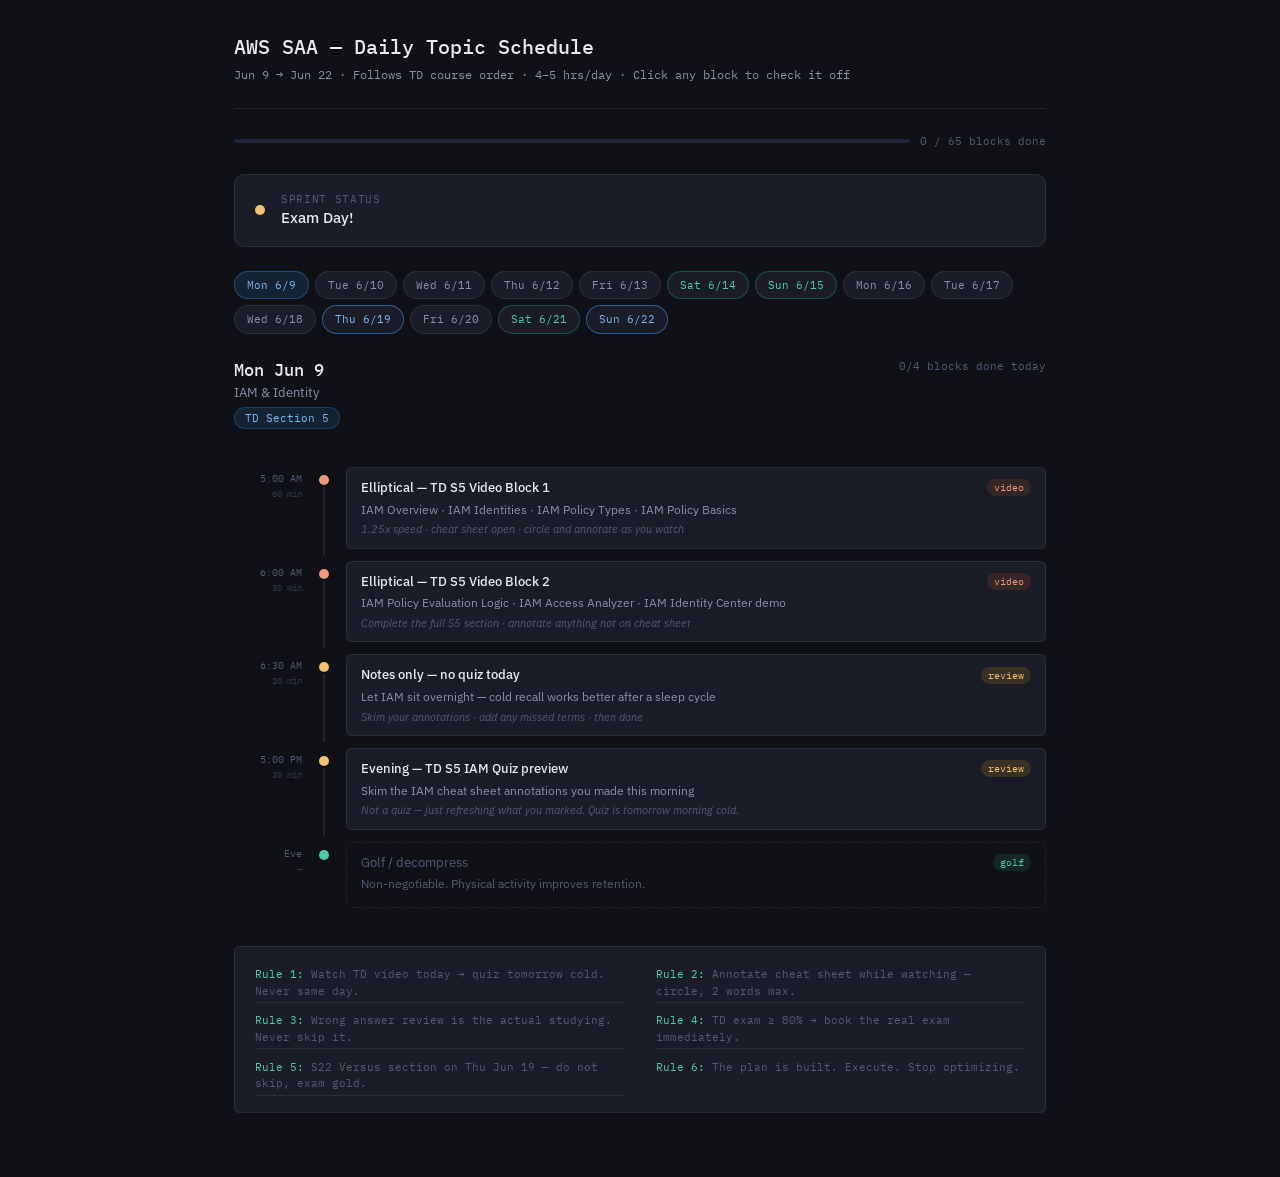
<file: aws-daily-topics.html>
<!DOCTYPE html>
<html lang="en">
<head>
<meta charset="UTF-8">
<meta name="viewport" content="width=device-width, initial-scale=1.0">
<title>AWS SAA — Daily Topic Schedule</title>
<link href="https://fonts.googleapis.com/css2?family=IBM+Plex+Mono:wght@400;500&family=IBM+Plex+Sans:wght@400;500;600&display=swap" rel="stylesheet">
<style>
  :root {
    --bg:#0f1117;--surface:#1a1d27;--surface2:#22263a;
    --border:rgba(255,255,255,0.08);--border2:rgba(255,255,255,0.14);
    --text:#e8eaf0;--text2:#8b90a8;--text3:#555a72;
    --green:#1D9E75;--green-dim:rgba(29,158,117,0.15);--green-text:#4ecda4;
    --purple-dim:rgba(127,119,221,0.15);--purple-text:#a89ff0;
    --amber-dim:rgba(239,159,39,0.15);--amber-text:#f5c16a;
    --blue:#378add;--blue-dim:rgba(55,138,221,0.15);--blue-text:#7ab8f0;
    --coral-dim:rgba(216,90,48,0.15);--coral-text:#f0997b;
    --gray-dim:rgba(136,135,128,0.15);--gray-text:#b4b2a9;
    --red-dim:rgba(220,60,60,0.15);--red-text:#f07a7a;
    --radius:10px;--radius-sm:6px;
  }
  *{box-sizing:border-box;margin:0;padding:0;}
  body{background:var(--bg);color:var(--text);font-family:'IBM Plex Sans',sans-serif;font-size:14px;line-height:1.5;min-height:100vh;}
  .page{max-width:860px;margin:0 auto;padding:2rem 1.5rem 4rem;}

  /* HEADER */
  h1{font-family:'IBM Plex Mono',monospace;font-size:20px;font-weight:500;margin-bottom:4px;}
  .sub{font-family:'IBM Plex Mono',monospace;font-size:12px;color:var(--text2);margin-bottom:1.5rem;padding-bottom:1.5rem;border-bottom:0.5px solid var(--border);}

  /* PROGRESS */
  .prog-row{display:flex;align-items:center;gap:10px;margin-bottom:1.5rem;}
  .prog-track{flex:1;background:var(--surface2);border-radius:99px;height:4px;overflow:hidden;}
  .prog-fill{height:4px;background:var(--green);border-radius:99px;transition:width 0.4s;}
  .prog-txt{font-family:'IBM Plex Mono',monospace;font-size:11px;color:var(--text3);white-space:nowrap;}

  /* TODAY BANNER */
  .today-banner{background:var(--surface);border:0.5px solid var(--border);border-radius:var(--radius);padding:1rem 1.25rem;margin-bottom:1.5rem;display:flex;align-items:center;gap:1rem;flex-wrap:wrap;}
  .today-dot{width:10px;height:10px;border-radius:50%;background:var(--blue);flex-shrink:0;}
  .today-label{font-family:'IBM Plex Mono',monospace;font-size:11px;color:var(--text3);text-transform:uppercase;letter-spacing:0.06em;}
  .today-topic{font-size:15px;font-weight:500;color:var(--text);}
  .today-section{font-family:'IBM Plex Mono',monospace;font-size:11px;color:var(--blue-text);}
  .today-right{margin-left:auto;text-align:right;}
  .today-date{font-family:'IBM Plex Mono',monospace;font-size:12px;color:var(--text2);}
  .today-exam{font-family:'IBM Plex Mono',monospace;font-size:11px;color:var(--amber-text);margin-top:2px;}

  /* DAY NAVIGATION */
  .day-nav{display:flex;gap:6px;flex-wrap:wrap;margin-bottom:1.5rem;}
  .day-pill{padding:5px 12px;border-radius:99px;font-family:'IBM Plex Mono',monospace;font-size:11px;cursor:pointer;border:0.5px solid var(--border);color:var(--text2);background:var(--surface);transition:all 0.15s;user-select:none;}
  .day-pill:hover{border-color:var(--border2);color:var(--text);}
  .day-pill.active{background:var(--blue-dim);border-color:rgba(55,138,221,0.4);color:var(--blue-text);}
  .day-pill.is-today{border-color:rgba(55,138,221,0.6);color:var(--blue-text);}
  .day-pill.is-weekend{border-color:rgba(29,158,117,0.4);color:var(--green-text);}
  .day-pill.is-exam{border-color:rgba(55,138,221,0.6);color:var(--blue-text);}
  .day-pill.done-all{background:var(--green-dim);border-color:rgba(29,158,117,0.4);color:var(--green-text);}

  /* DAY PANEL */
  .day-panel{display:none;}
  .day-panel.active{display:block;}
  .day-header{margin-bottom:1.25rem;}
  .day-title-row{display:flex;align-items:flex-start;justify-content:space-between;gap:1rem;margin-bottom:0.5rem;flex-wrap:wrap;}
  .day-title{font-family:'IBM Plex Mono',monospace;font-size:17px;font-weight:500;}
  .day-subtitle{font-size:13px;color:var(--text2);margin-bottom:4px;}
  .day-section-badge{font-family:'IBM Plex Mono',monospace;font-size:11px;background:var(--blue-dim);color:var(--blue-text);border:0.5px solid rgba(55,138,221,0.25);border-radius:99px;padding:2px 10px;display:inline-block;margin-bottom:0.75rem;}
  .day-meta{font-family:'IBM Plex Mono',monospace;font-size:11px;color:var(--text3);}
  .day-progress-txt{font-family:'IBM Plex Mono',monospace;font-size:11px;color:var(--text3);text-align:right;}

  /* TIMELINE */
  .timeline{display:flex;flex-direction:column;gap:0;}
  .tl-block{display:flex;gap:0;position:relative;}
  .tl-time-col{width:80px;flex-shrink:0;display:flex;flex-direction:column;align-items:flex-end;padding-right:12px;padding-top:12px;}
  .tl-time{font-family:'IBM Plex Mono',monospace;font-size:10px;color:var(--text3);line-height:1.2;}
  .tl-dur{font-family:'IBM Plex Mono',monospace;font-size:9px;color:var(--text3);opacity:0.55;margin-top:2px;}
  .tl-connector{width:20px;flex-shrink:0;display:flex;flex-direction:column;align-items:center;}
  .tl-dot{width:10px;height:10px;border-radius:50%;flex-shrink:0;margin-top:14px;z-index:1;}
  .tl-line{width:2px;flex:1;background:var(--border);margin-top:2px;}
  .tl-block:last-child .tl-line{display:none;}
  .tl-card{flex:1;margin:6px 0 6px 12px;background:var(--surface);border:0.5px solid var(--border);border-radius:var(--radius-sm);padding:10px 14px;cursor:pointer;transition:all 0.15s;}
  .tl-card:hover{border-color:var(--border2);}
  .tl-card.done{background:rgba(29,158,117,0.07);border-color:rgba(29,158,117,0.2);}
  .tl-card.is-break{background:transparent;border-style:dashed;cursor:default;}
  .tl-card.is-break:hover{border-color:var(--border);}
  .tl-card-head{display:flex;align-items:center;gap:8px;margin-bottom:4px;}
  .tl-label{font-size:13px;font-weight:500;color:var(--text);}
  .tl-card.done .tl-label{color:var(--green-text);}
  .tl-card.is-break .tl-label{color:var(--text3);font-weight:400;}
  .tl-badge{font-size:10px;padding:1px 7px;border-radius:99px;margin-left:auto;font-family:'IBM Plex Mono',monospace;white-space:nowrap;flex-shrink:0;}
  .badge-video{background:var(--coral-dim);color:var(--coral-text);}
  .badge-quiz{background:var(--purple-dim);color:var(--purple-text);}
  .badge-review{background:var(--amber-dim);color:var(--amber-text);}
  .badge-exam{background:var(--blue-dim);color:var(--blue-text);}
  .badge-golf{background:var(--green-dim);color:var(--green-text);}
  .badge-vs{background:var(--gray-dim);color:var(--gray-text);}
  .badge-break{background:var(--gray-dim);color:var(--gray-text);}
  .tl-topic{font-size:12px;color:var(--text2);line-height:1.4;margin-bottom:4px;}
  .tl-card.done .tl-topic{color:var(--green-text);opacity:0.7;text-decoration:line-through;text-decoration-color:rgba(29,158,117,0.4);}
  .tl-card.is-break .tl-topic{color:var(--text3);}
  .tl-detail{font-size:11px;color:var(--text3);line-height:1.4;font-style:italic;}

  /* RULES */
  .rules{margin-top:2rem;padding:1rem 1.25rem;background:var(--surface);border:0.5px solid var(--border);border-radius:var(--radius-sm);display:grid;grid-template-columns:1fr 1fr;gap:0.4rem 2rem;}
  .rule{font-family:'IBM Plex Mono',monospace;font-size:11px;color:var(--text3);padding:3px 0;border-bottom:0.5px solid var(--border);}
  .rule:last-child{border-bottom:none;}
  .rule span{color:var(--green-text);}

  @media(max-width:600px){.rules{grid-template-columns:1fr;}.tl-time-col{width:60px;}.today-banner{flex-direction:column;gap:0.5rem;}.today-right{margin-left:0;text-align:left;}}
</style>
</head>
<body>
<div class="page">

<h1>AWS SAA — Daily Topic Schedule</h1>
<div class="sub">Jun 9 → Jun 22 · Follows TD course order · 4–5 hrs/day · Click any block to check it off</div>

<div class="prog-row">
  <div class="prog-track"><div class="prog-fill" id="prog" style="width:0%"></div></div>
  <div class="prog-txt" id="prog-txt">0 / 0 blocks done</div>
</div>

<div class="today-banner" id="today-banner"></div>
<div class="day-nav" id="day-nav"></div>
<div id="day-panels"></div>

<div class="rules">
  <div class="rule"><span>Rule 1:</span> Watch TD video today → quiz tomorrow cold. Never same day.</div>
  <div class="rule"><span>Rule 2:</span> Annotate cheat sheet while watching — circle, 2 words max.</div>
  <div class="rule"><span>Rule 3:</span> Wrong answer review is the actual studying. Never skip it.</div>
  <div class="rule"><span>Rule 4:</span> TD exam ≥ 80% → book the real exam immediately.</div>
  <div class="rule"><span>Rule 5:</span> S22 Versus section on Thu Jun 19 — do not skip, exam gold.</div>
  <div class="rule"><span>Rule 6:</span> The plan is built. Execute. Stop optimizing.</div>
</div>

</div>
<script>
const DOT={video:'#f0997b',quiz:'#a89ff0',review:'#f5c16a',exam:'#7ab8f0',golf:'#4ecda4',vs:'#b4b2a9',break:'#555a72'};

const DAYS=[
  {
    id:'jun9',name:'Mon Jun 9',short:'Mon 6/9',topic:'IAM & Identity',section:'TD Section 5',
    type:'weekday',examWeek:false,
    blocks:[
      {id:'j9b1',time:'5:00 AM',dur:'60 min',label:'Elliptical — TD S5 Video Block 1',badge:'video',
       topic:'IAM Overview · IAM Identities · IAM Policy Types · IAM Policy Basics',
       detail:'1.25x speed · cheat sheet open · circle and annotate as you watch'},
      {id:'j9b2',time:'6:00 AM',dur:'30 min',label:'Elliptical — TD S5 Video Block 2',badge:'video',
       topic:'IAM Policy Evaluation Logic · IAM Access Analyzer · IAM Identity Center demo',
       detail:'Complete the full S5 section · annotate anything not on cheat sheet'},
      {id:'j9b3',time:'6:30 AM',dur:'20 min',label:'Notes only — no quiz today',badge:'review',
       topic:'Let IAM sit overnight — cold recall works better after a sleep cycle',
       detail:'Skim your annotations · add any missed terms · then done'},
      {id:'j9b4',time:'5:00 PM',dur:'30 min',label:'Evening — TD S5 IAM Quiz preview',badge:'review',
       topic:'Skim the IAM cheat sheet annotations you made this morning',
       detail:'Not a quiz — just refreshing what you marked. Quiz is tomorrow morning cold.'},
      {id:'j9b5',time:'Eve',dur:'—',label:'Golf / decompress',badge:'golf',topic:'Non-negotiable. Physical activity improves retention.',detail:'',isBreak:true},
    ]
  },
  {
    id:'jun10',name:'Tue Jun 10',short:'Tue 6/10',topic:'VPC & Networking',section:'TD Section 6',
    type:'weekday',examWeek:false,
    blocks:[
      {id:'j10b1',time:'5:00 AM',dur:'45 min',label:'Cold Recall — TD S5 IAM Quiz',badge:'quiz',
       topic:'IAM topic quiz at desk — first thing, no notes beforehand',
       detail:'If score <75% flag IAM in domain tracker and note weak spots'},
      {id:'j10b2',time:'5:45 AM',dur:'45 min',label:'Wrong Answer Review — IAM',badge:'review',
       topic:'Every explanation — right and wrong · cross-ref IAM cheat sheet',
       detail:'Add margin notes on anything that tripped you · update domain tracker'},
      {id:'j10b3',time:'6:30 AM',dur:'60 min',label:'Elliptical — TD S6 Video Block 1',badge:'video',
       topic:'VPC Overview · Anatomy of a VPC · VPC Network Architectures',
       detail:'Annotate VPC cheat sheet while watching · circle CIDR, subnets, IGW, NAT'},
      {id:'j10b4',time:'5:00 PM',dur:'45 min',label:'Desk — TD S6 Video Block 2',badge:'video',
       topic:'VPC Peering Longest Prefix Match · Security Groups vs NACLs · VPC Endpoints · PrivateLink',
       detail:'Complete S6 · annotate comparison between SG and NACL — always on exam'},
      {id:'j10b5',time:'5:45 PM',dur:'20 min',label:'Skim VPC annotations',badge:'review',
       topic:'Quick pass through your VPC cheat sheet marks — not a quiz',detail:''},
      {id:'j10b6',time:'Eve',dur:'—',label:'Golf / decompress',badge:'golf',topic:'Done for the day.',detail:'',isBreak:true},
    ]
  },
  {
    id:'jun11',name:'Wed Jun 11',short:'Wed 6/11',topic:'EC2 + Auto Scaling',section:'TD Sections 7–8',
    type:'weekday',examWeek:false,
    blocks:[
      {id:'j11b1',time:'5:00 AM',dur:'45 min',label:'Cold Recall — TD S6 VPC Quiz',badge:'quiz',
       topic:'VPC topic quiz at desk — cold recall, no notes',
       detail:'If <75% flag VPC in domain tracker'},
      {id:'j11b2',time:'5:45 AM',dur:'45 min',label:'Wrong Answer Review — VPC',badge:'review',
       topic:'Every explanation · cross-ref VPC cheat sheet · note SG vs NACL gotchas',detail:''},
      {id:'j11b3',time:'6:30 AM',dur:'60 min',label:'Elliptical — TD S7 Video Block 1',badge:'video',
       topic:'EC2 Overview · Purchasing Options · On-Demand · Capacity Reservation · Dedicated Hosts · Savings Plans',
       detail:'Annotate EC2 cheat sheet — purchasing options are heavily tested'},
      {id:'j11b4',time:'5:00 PM',dur:'60 min',label:'Desk — TD S7 Video Block 2 + S8',badge:'video',
       topic:'S7: EC2 Instance Types · AMI · Instance Metadata · Image Builder · EC2 Networking · EC2 Network Security | S8: Auto Scaling Overview · ASG Types · Lifecycle Hooks',
       detail:'S7 and S8 are related — batch them · annotate ASG lifecycle hook diagram'},
      {id:'j11b5',time:'6:00 PM',dur:'20 min',label:'Skim EC2 + ASG annotations',badge:'review',
       topic:'Quick pass through EC2 and ASG cheat sheet marks',detail:''},
      {id:'j11b6',time:'Eve',dur:'—',label:'Golf / decompress',badge:'golf',topic:'Done.',detail:'',isBreak:true},
    ]
  },
  {
    id:'jun12',name:'Thu Jun 12',short:'Thu 6/12',topic:'EBS + ELB',section:'TD Sections 9–10',
    type:'weekday',examWeek:false,
    blocks:[
      {id:'j12b1',time:'5:00 AM',dur:'45 min',label:'Cold Recall — TD S7–S8 EC2 + ASG Quiz',badge:'quiz',
       topic:'EC2 + Auto Scaling topic quiz — cold recall, no notes',
       detail:'EC2 purchasing options and ASG scaling policies are common traps'},
      {id:'j12b2',time:'5:45 AM',dur:'45 min',label:'Wrong Answer Review — EC2 + ASG',badge:'review',
       topic:'Every explanation · cross-ref EC2 cheat sheet · note purchasing option differences',detail:''},
      {id:'j12b3',time:'6:30 AM',dur:'45 min',label:'Elliptical — TD S9 EBS Video',badge:'video',
       topic:'EBS Overview · EBS Types (gp2 vs gp3 vs io1 vs io2 vs st1 vs sc1) · Snapshots · Encryption · Multi-Attach',
       detail:'Annotate EBS cheat sheet · gp3 vs io2 comparison is a frequent exam question'},
      {id:'j12b4',time:'5:00 PM',dur:'45 min',label:'Desk — TD S10 ELB Video',badge:'video',
       topic:'ELB Overview · ALB vs NLB vs CLB · Target Groups · Sticky Sessions · Connection Draining',
       detail:'Annotate ELB cheat sheet · ALB=L7 content routing · NLB=L4 static IP · classic exam trap'},
      {id:'j12b5',time:'5:45 PM',dur:'20 min',label:'Skim EBS + ELB annotations',badge:'review',
       topic:'Quick pass through EBS and ELB cheat sheet marks',detail:''},
      {id:'j12b6',time:'Eve',dur:'—',label:'Golf / decompress',badge:'golf',topic:'Done.',detail:'',isBreak:true},
    ]
  },
  {
    id:'jun13',name:'Fri Jun 13',short:'Fri 6/13',topic:'S3',section:'TD Section 11',
    type:'weekday',examWeek:false,
    blocks:[
      {id:'j13b1',time:'5:00 AM',dur:'45 min',label:'Cold Recall — TD S9–S10 EBS + ELB Quiz',badge:'quiz',
       topic:'EBS + ELB topic quiz — cold recall, no notes',
       detail:'EBS volume type use cases and ALB vs NLB distinction are heavily tested'},
      {id:'j13b2',time:'5:45 AM',dur:'45 min',label:'Wrong Answer Review — EBS + ELB',badge:'review',
       topic:'Every explanation · cross-ref EBS and ELB cheat sheets',detail:''},
      {id:'j13b3',time:'6:30 AM',dur:'60 min',label:'Elliptical — TD S11 S3 Video Block 1',badge:'video',
       topic:'S3 Overview · Storage Classes (S3 Standard, IA, One Zone-IA, Glacier Instant, Flexible, Deep Archive, Intelligent-Tiering) · Minimum Storage Duration',
       detail:'Annotate S3 cheat sheet · storage class transitions and minimum durations on exam'},
      {id:'j13b4',time:'5:00 PM',dur:'45 min',label:'Desk — TD S11 S3 Video Block 2',badge:'video',
       topic:'S3 Event Notifications · Presigned URLs · S3 Select · Object Lock · Bucket Policies · Block Public Access',
       detail:'Complete S3 section · annotate security features — S3 public access and bucket policy traps'},
      {id:'j13b5',time:'5:45 PM',dur:'20 min',label:'Skim S3 annotations',badge:'review',
       topic:'Quick pass through S3 cheat sheet marks · storage classes are worth extra time',detail:''},
      {id:'j13b6',time:'Eve',dur:'—',label:'Golf / decompress',badge:'golf',topic:'Done for the week.',detail:'',isBreak:true},
    ]
  },
  {
    id:'jun14',name:'Sat Jun 14',short:'Sat 6/14',topic:'RDS + DynamoDB',section:'TD Sections 12–13',
    type:'weekend',examWeek:false,
    blocks:[
      {id:'j14b1',time:'5:00 AM',dur:'45 min',label:'Cold Recall — TD S11 S3 Quiz',badge:'quiz',
       topic:'S3 topic quiz — cold recall, no notes · S3 storage classes are always tested',
       detail:'If <75% flag S3 in domain tracker'},
      {id:'j14b2',time:'5:45 AM',dur:'45 min',label:'Wrong Answer Review — S3',badge:'review',
       topic:'Every explanation · cross-ref S3 cheat sheet · note storage class transitions',detail:''},
      {id:'j14b3',time:'6:30 AM',dur:'60 min',label:'Elliptical — TD S12 RDS Video',badge:'video',
       topic:'RDS Overview · Read Replicas · Multi-AZ Deployments · RDS Proxy · Aurora Overview · Aurora Serverless',
       detail:'Annotate RDS cheat sheet · Multi-AZ vs Read Replica distinction is a classic exam trap'},
      {id:'j14b4',time:'7:30 AM',dur:'45 min',label:'Elliptical — TD S13 DynamoDB Video',badge:'video',
       topic:'DynamoDB Overview · Core Components · GSI vs LSI · DynamoDB Streams · DAX · TTL',
       detail:'Annotate DynamoDB cheat sheet · GSI vs LSI is in S22 Versus section — note the difference now'},
      {id:'j14b5',time:'8:15 AM',dur:'20 min',label:'Skim RDS + DynamoDB annotations',badge:'review',
       topic:'Quick pass through cheat sheet marks',detail:''},
      {id:'j14b6',time:'9:00 AM',dur:'rest',label:'Golf — earned it',badge:'golf',topic:'No studying after 9am. Done.',detail:'',isBreak:true},
    ]
  },
  {
    id:'jun15',name:'Sun Jun 15',short:'Sun 6/15',topic:'App Integration + Full Exam #2',section:'TD Section 14',
    type:'weekend',examWeek:false,
    blocks:[
      {id:'j15b1',time:'5:00 AM',dur:'45 min',label:'Cold Recall — TD S12–S13 RDS + DynamoDB Quiz',badge:'quiz',
       topic:'RDS + DynamoDB topic quiz — cold recall, no notes',
       detail:'Multi-AZ failover, CNAME flip, RDS Proxy use cases — common exam questions'},
      {id:'j15b2',time:'5:45 AM',dur:'30 min',label:'Wrong Answer Review — RDS + DynamoDB',badge:'review',
       topic:'Every explanation · cross-ref cheat sheets · update domain tracker',detail:''},
      {id:'j15b3',time:'6:15 AM',dur:'45 min',label:'Elliptical — TD S14 App Integration Video',badge:'video',
       topic:'SNS Overview · SQS Overview · SQS FIFO + Deduplication ID · Step Functions Overview · Fan-out pattern · SNS filter policies',
       detail:'Annotate SNS and SQS cheat sheets · SNS filter policy vs multiple queues is a common trap'},
      {id:'j15b4',time:'7:00 AM',dur:'90 min',label:'Full Timed Exam #2 — 65 questions',badge:'exam',
       topic:'TD full timed practice exam · simulate real conditions · no pausing · log score in study plan tracker',
       detail:'Target: beat your exam #1 score of 58%'},
      {id:'j15b5',time:'8:30 AM',dur:'90 min',label:'Wrong Answer Review — Full Exam #2',badge:'review',
       topic:'Deep-dive every missed question · tag weak domains in study plan tracker · note patterns',
       detail:'This session is the most valuable study time of the week'},
      {id:'j15b6',time:'10:00 AM',dur:'rest',label:'Golf or rest',badge:'golf',topic:'Done for the day. Let it consolidate.',detail:'',isBreak:true},
    ]
  },
  {
    id:'jun16',name:'Mon Jun 16',short:'Mon 6/16',topic:'Cost + Serverless + Route 53',section:'TD Sections 15–17',
    type:'weekday',examWeek:false,
    blocks:[
      {id:'j16b1',time:'5:00 AM',dur:'45 min',label:'Cold Recall — TD S14 App Integration Quiz',badge:'quiz',
       topic:'SNS + SQS + Step Functions topic quiz — cold recall',
       detail:'SNS fan-out, SQS FIFO deduplication, SQS vs SNS use cases — heavily tested'},
      {id:'j16b2',time:'5:45 AM',dur:'30 min',label:'Wrong Answer Review — App Integration',badge:'review',
       topic:'Every explanation · cross-ref SNS and SQS cheat sheets',detail:''},
      {id:'j16b3',time:'6:15 AM',dur:'60 min',label:'Elliptical — TD S15 + S16 Video',badge:'video',
       topic:'S15: AWS Budgets · Cost Explorer · Cost and Usage Report · Trusted Advisor · Billing Conductor | S16: Serverless Computing Overview · Serverless Architectures',
       detail:'Annotate cost + serverless cheat sheets · Trusted Advisor check categories on exam'},
      {id:'j16b4',time:'5:00 PM',dur:'75 min',label:'Desk — TD S17 Route 53 Video',badge:'video',
       topic:'Route 53 Overview · ALL routing policies: Simple · Weighted · Failover · Latency · Geolocation · Geoproximity (with bias) · IP-Based · Multivalue Answer',
       detail:'Annotate Route 53 cheat sheet heavily · Geoproximity vs Geolocation distinction is on every exam'},
      {id:'j16b5',time:'6:15 PM',dur:'20 min',label:'Skim Route 53 routing policy annotations',badge:'review',
       topic:'Routing policies are worth extra time — they trip people up consistently',detail:''},
      {id:'j16b6',time:'Eve',dur:'—',label:'Golf / decompress',badge:'golf',topic:'Done.',detail:'',isBreak:true},
    ]
  },
  {
    id:'jun17',name:'Tue Jun 17',short:'Tue 6/17',topic:'CloudFront + EFS + Full Exam #3',section:'TD Sections 18–19',
    type:'weekday',examWeek:true,
    blocks:[
      {id:'j17b1',time:'5:00 AM',dur:'45 min',label:'Cold Recall — TD S17 Route 53 Quiz',badge:'quiz',
       topic:'Route 53 topic quiz — cold recall · routing policy scenarios',
       detail:'Geoproximity bias, failover health checks, latency vs geolocation — classic traps'},
      {id:'j17b2',time:'5:45 AM',dur:'30 min',label:'Wrong Answer Review — Route 53',badge:'review',
       topic:'Every explanation · cross-ref Route 53 cheat sheet',detail:''},
      {id:'j17b3',time:'6:15 AM',dur:'45 min',label:'Elliptical — TD S18 CloudFront Video',badge:'video',
       topic:'CloudFront Overview · CloudFront Security Features · Signed URLs vs Signed Cookies · OAC vs OAI · Cache policies · Origins',
       detail:'Annotate CloudFront cheat sheet · CloudFront vs S3 Transfer Acceleration is a common comparison'},
      {id:'j17b4',time:'7:00 AM',dur:'45 min',label:'Desk — TD S19 EFS Video',badge:'video',
       topic:'EFS Overview · FSx for Lustre · FSx for Windows File Server · FSx for OpenZFS · FSx for NetApp ONTAP · Data Lifecycle Manager · AWS Backup',
       detail:'Annotate EFS + FSx cheat sheet · FSx for Lustre = HPC workloads, FSx for Windows = SMB/AD'},
      {id:'j17b5',time:'5:00 PM',dur:'90 min',label:'Full Timed Exam #3 — 65 questions',badge:'exam',
       topic:'TD full timed practice exam · no pausing · log score in study plan tracker',
       detail:'Target: 65%+ — should see clear improvement from exam #2'},
      {id:'j17b6',time:'6:30 PM',dur:'60 min',label:'Wrong Answer Review — Full Exam #3',badge:'review',
       topic:'Deep-dive every miss · tag weak domains · note which TD section to rewatch',
       detail:'Update domain tracker — pattern spotting starts now'},
    ]
  },
  {
    id:'jun18',name:'Wed Jun 18',short:'Wed 6/18',topic:'CloudWatch + Other Services',section:'TD Sections 20–21',
    type:'weekday',examWeek:true,
    blocks:[
      {id:'j18b1',time:'5:00 AM',dur:'45 min',label:'Cold Recall — TD S18–S19 CloudFront + EFS Quiz',badge:'quiz',
       topic:'CloudFront + EFS topic quiz — cold recall',
       detail:'Signed URLs, OAC, FSx use cases — common scenario questions'},
      {id:'j18b2',time:'5:45 AM',dur:'30 min',label:'Wrong Answer Review — CloudFront + EFS',badge:'review',
       topic:'Every explanation · cross-ref cheat sheets',detail:''},
      {id:'j18b3',time:'6:15 AM',dur:'60 min',label:'Elliptical — TD S20 CloudWatch Video',badge:'video',
       topic:'CloudWatch Overview · Metrics for EC2 · CloudWatch Alarms · Logs and Metric Filters · EventBridge',
       detail:'Annotate CloudWatch cheat sheet · CloudWatch vs CloudTrail vs Config distinction is always tested'},
      {id:'j18b4',time:'5:00 PM',dur:'75 min',label:'Desk — TD S21 Other Services Video',badge:'video',
       topic:'Lambda · API Gateway · Beanstalk · Config · Organizations · CloudTrail · Macie · Security Hub · Directory Service · Compute Optimizer · RAM · OpenSearch · QuickSight · Amplify · Detective · Audit Manager',
       detail:'S21 is wide but shallow — focus on what each service does in one sentence · annotate cheat sheet'},
      {id:'j18b5',time:'6:15 PM',dur:'90 min',label:'Full Timed Exam #4 — 65 questions',badge:'exam',
       topic:'TD full timed practice exam · log score in study plan tracker',
       detail:'Target: 70%+ — trending toward passing range'},
      {id:'j18b6',time:'7:45 PM',dur:'45 min',label:'Wrong Answer Review — Full Exam #4',badge:'review',
       topic:'Every miss · update domain tracker · flag anything still weak',detail:''},
    ]
  },
  {
    id:'jun19',name:'Thu Jun 19',short:'Thu 6/19',topic:'S22: Versus Section + Full Exam #5',section:'TD Section 22 — CRITICAL',
    type:'weekday',examWeek:true,
    blocks:[
      {id:'j19b1',time:'5:00 AM',dur:'45 min',label:'Cold Recall — TD S20–S21 CloudWatch + Other Services Quiz',badge:'quiz',
       topic:'CloudWatch + Other Services topic quiz — cold recall',
       detail:'CloudWatch vs CloudTrail vs Config · Organizations SCP vs IAM · Lambda vs Beanstalk — all tested'},
      {id:'j19b2',time:'5:45 AM',dur:'30 min',label:'Wrong Answer Review — CloudWatch + Other',badge:'review',
       topic:'Every explanation · cross-ref cheat sheets · update domain tracker',detail:''},
      {id:'j19b3',time:'6:15 AM',dur:'75 min',label:'Elliptical — TD S22 Versus Section',badge:'vs',
       topic:'S3 vs EFS vs EBS · HA vs Fault Tolerance · File vs Volume vs Tape Storage Gateway · RTO vs RPO · Security Group vs NACL · Storage Gateway vs DataSync · SSM Parameter Store vs Secrets Manager · GSI vs LSI',
       detail:'THIS IS EXAM GOLD — every comparison maps directly to scenario questions · annotate heavily'},
      {id:'j19b4',time:'5:00 PM',dur:'90 min',label:'Full Timed Exam #5 — 65 questions',badge:'exam',
       topic:'TD full timed practice exam · log score in study plan tracker',
       detail:'Target: 75%+ — if you hit this you are ready to sit the real exam'},
      {id:'j19b5',time:'6:30 PM',dur:'60 min',label:'Wrong Answer Review — Full Exam #5',badge:'review',
       topic:'Every miss · if still weak on a domain rewatch that specific TD section tonight',
       detail:'If score ≥ 80% — book the exam right now if not already done'},
    ]
  },
  {
    id:'jun20',name:'Fri Jun 20',short:'Fri 6/20',topic:'S23 Exam Tips + Flashcards',section:'TD Section 23 + Bonus Flashcards',
    type:'weekday',examWeek:true,
    blocks:[
      {id:'j20b1',time:'5:00 AM',dur:'30 min',label:'Elliptical — TD S23 Exam Tips',badge:'vs',
       topic:'Final Exam Tips and Remarks (SAA-C03) — watch the full section',
       detail:'Jon Bonso specifically highlights question patterns and common wrong answer traps'},
      {id:'j20b2',time:'5:30 AM',dur:'45 min',label:'Elliptical — Flashcards Part 1',badge:'vs',
       topic:'AWS SAA-C03 Flash Cards Part 1 — active recall, not passive reading',
       detail:'Say the answer out loud before flipping · flag any you hesitate on'},
      {id:'j20b3',time:'6:15 AM',dur:'30 min',label:'Desk — Flashcards Part 2',badge:'vs',
       topic:'AWS SAA-C03 Flash Cards Part 2 — complete the bonus section',
       detail:'Focus on any card you hesitated on from Part 1'},
      {id:'j20b4',time:'6:45 AM',dur:'30 min',label:'TD Random Mode — 30 questions',badge:'quiz',
       topic:'Untimed random mode · weakest domains only per your domain tracker',
       detail:'Not a full exam — targeted drilling on gaps'},
      {id:'j20b5',time:'7:15 AM',dur:'15 min',label:'Confirm exam booking',badge:'exam',
       topic:'Confirm Sun Jun 22 exam slot is booked · check ID requirements · know the test center location',detail:''},
      {id:'j20b6',time:'Evening',dur:'—',label:'No studying after 7pm',badge:'golf',
       topic:'Sleep 7+ hours tonight. Consolidation happens during sleep, not cramming.',detail:'',isBreak:true},
    ]
  },
  {
    id:'jun21',name:'Sat Jun 21',short:'Sat 6/21',topic:'S24: Final Practice Test',section:'TD Section 24 — Final Mock',
    type:'weekend',examWeek:true,
    blocks:[
      {id:'j21b1',time:'5:00 AM',dur:'90 min',label:'TD S24 Full Practice Test — Final Mock',badge:'exam',
       topic:'TD Section 24: AWS Certified Solutions Architect Associate Full Practice Test — real exam conditions · log score',
       detail:'Target: 80%+ · if you hit it you are definitively ready · no pausing'},
      {id:'j21b2',time:'6:30 AM',dur:'60 min',label:'Wrong Answer Review — Final Mock',badge:'review',
       topic:'Last wrong answer review · skim annotated cheat sheets for any flagged topics',
       detail:'If 80%+ → done. If <80% → rewatch 1-2 specific TD sections only, no new material'},
      {id:'j21b3',time:'7:30 AM',dur:'rest',label:'Golf — clear your head',badge:'golf',
       topic:'Done by 7:30am. No studying after that. Golf all day. Let everything consolidate.',detail:'',isBreak:true},
      {id:'j21b4',time:'Evening',dur:'—',label:'No cramming tonight',badge:'golf',
       topic:'Early to bed. 7+ hours sleep. No exceptions.',detail:'',isBreak:true},
    ]
  },
  {
    id:'jun22',name:'Sun Jun 22',short:'Sun 6/22',topic:'EXAM DAY',section:'AWS SAA-C03',
    type:'weekend',examWeek:true,
    blocks:[
      {id:'j22b1',time:'5:00 AM',dur:'20 min',label:'Light review — annotated cheat sheets only',badge:'review',
       topic:'Skim your annotated cheat sheet notes — 20 min max · no new material · no full sections',
       detail:'Focus on the Versus section annotations and any flagged routing policy notes'},
      {id:'j22b2',time:'Morning',dur:'—',label:'Sit the AWS SAA-C03 exam',badge:'exam',
       topic:'You have covered every TD section, taken 5+ full exams, and reviewed every wrong answer. You are ready.',
       detail:'Trust the work. Eliminate wrong answers. When in doubt — most cost-effective and least operational overhead.'},
      {id:'j22b3',time:'Afternoon',dur:'—',label:'Golf to celebrate the pass',badge:'golf',
       topic:'You earned it.',detail:'',isBreak:true},
    ]
  },
];

// Storage
let checked={};
try{checked=JSON.parse(localStorage.getItem('saa_daily_topics')||'{}');}catch(e){}
function save(){try{localStorage.setItem('saa_daily_topics',JSON.stringify(checked));}catch(e){}}

function allStudyBlocks(){return DAYS.flatMap(d=>d.blocks.filter(b=>!b.isBreak));}
function updateGlobalProg(){
  const all=allStudyBlocks(),done=all.filter(b=>checked[b.id]).length,pct=all.length?Math.round(done/all.length*100):0;
  document.getElementById('prog').style.width=pct+'%';
  document.getElementById('prog-txt').textContent=done+' / '+all.length+' blocks done';
}

// Find today
const todayStr=new Date().toLocaleDateString('en-US',{month:'short',day:'numeric'});
const DATE_MAP={
  'Jun 9':'jun9','Jun 10':'jun10','Jun 11':'jun11','Jun 12':'jun12','Jun 13':'jun13',
  'Jun 14':'jun14','Jun 15':'jun15','Jun 16':'jun16','Jun 17':'jun17','Jun 18':'jun18',
  'Jun 19':'jun19','Jun 20':'jun20','Jun 21':'jun21','Jun 22':'jun22'
};
const todayId=DATE_MAP[todayStr]||null;
let activeDay=todayId||'jun9';

// Today banner
function renderTodayBanner(){
  const banner=document.getElementById('today-banner');
  const d=DAYS.find(x=>x.id===todayId);
  if(!d){
    const examDate=new Date('2026-06-22');const now=new Date();
    const diff=Math.round((examDate-now)/86400000);
    banner.innerHTML=`<div class="today-dot" style="background:var(--amber-text)"></div><div><div class="today-label">Sprint Status</div><div class="today-topic">${diff>0?diff+' days until exam':'Exam Day!'}</div></div>`;
    return;
  }
  const studyBlocks=d.blocks.filter(b=>!b.isBreak);
  const done=studyBlocks.filter(b=>checked[b.id]).length;
  const examDate=new Date('2026-06-22');const now=new Date();
  const daysLeft=Math.ceil((examDate-now)/86400000);
  banner.innerHTML=`
    <div class="today-dot"></div>
    <div>
      <div class="today-label">Today</div>
      <div class="today-topic">${d.topic}</div>
      <div class="today-section">${d.section}</div>
    </div>
    <div class="today-right">
      <div class="today-date">${d.name} · ${done}/${studyBlocks.length} done</div>
      <div class="today-exam">${daysLeft} days until exam · Jun 22</div>
    </div>`;
}

// Nav pills
function renderNav(){
  const nav=document.getElementById('day-nav');
  DAYS.forEach(d=>{
    const studyBlocks=d.blocks.filter(b=>!b.isBreak);
    const allDone=studyBlocks.length>0&&studyBlocks.every(b=>checked[b.id]);
    const pill=document.createElement('div');
    const isToday=d.id===todayId;
    pill.className='day-pill'+(d.id===activeDay?' active':'')+(isToday?' is-today':'')+(d.type==='weekend'?' is-weekend':'')+(d.section.includes('CRITICAL')||d.topic==='EXAM DAY'?' is-exam':'')+(allDone?' done-all':'');
    pill.textContent=d.short+(allDone?' ✓':'');
    pill.dataset.dayId=d.id;
    pill.addEventListener('click',()=>showDay(d.id));
    nav.appendChild(pill);
  });
}

function showDay(id){
  activeDay=id;
  document.querySelectorAll('.day-panel').forEach(p=>p.classList.remove('active'));
  document.querySelectorAll('.day-pill').forEach(p=>{
    p.classList.toggle('active',p.dataset.dayId===id);
  });
  const panel=document.getElementById('panel-'+id);
  if(panel)panel.classList.add('active');
  updateDayProgress(id);
}

function updateDayProgress(id){
  const d=DAYS.find(x=>x.id===id);if(!d)return;
  const studyBlocks=d.blocks.filter(b=>!b.isBreak);
  const done=studyBlocks.filter(b=>checked[b.id]).length;
  const el=document.getElementById('dprog-'+id);
  if(el)el.textContent=done+'/'+studyBlocks.length+' blocks done today';
}

function toggleBlock(blockId,dayId){
  checked[blockId]=!checked[blockId];save();
  const card=document.getElementById('card-'+blockId);
  if(card)card.classList.toggle('done',checked[blockId]);
  // update nav pill
  const d=DAYS.find(x=>x.id===dayId);
  const studyBlocks=d.blocks.filter(b=>!b.isBreak);
  const allDone=studyBlocks.every(b=>checked[b.id]);
  const pill=document.querySelector(`.day-pill[data-day-id="${dayId}"]`);
  if(pill){
    pill.classList.toggle('done-all',allDone);
    pill.textContent=d.short+(allDone?' ✓':'');
    if(d.id===activeDay)pill.classList.add('active');
    if(d.id===todayId)pill.classList.add('is-today');
  }
  updateDayProgress(dayId);
  updateGlobalProg();
  renderTodayBanner();
}

// Build panels
function buildPanels(){
  const container=document.getElementById('day-panels');
  DAYS.forEach(d=>{
    const panel=document.createElement('div');
    panel.className='day-panel'+(d.id===activeDay?' active':'');
    panel.id='panel-'+d.id;
    const studyBlocks=d.blocks.filter(b=>!b.isBreak);
    const done=studyBlocks.filter(b=>checked[b.id]).length;
    panel.innerHTML=`
      <div class="day-header">
        <div class="day-title-row">
          <div>
            <div class="day-title">${d.name}</div>
            <div class="day-subtitle">${d.topic}</div>
            <div class="day-section-badge">${d.section}</div>
          </div>
          <div class="day-progress-txt" id="dprog-${d.id}">${done}/${studyBlocks.length} blocks done today</div>
        </div>
      </div>`;
    const timeline=document.createElement('div');
    timeline.className='timeline';
    d.blocks.forEach(b=>{
      const tlBlock=document.createElement('div');
      tlBlock.className='tl-block';
      const dotColor=DOT[b.badge]||'#555a72';
      const timeCol=document.createElement('div');
      timeCol.className='tl-time-col';
      timeCol.innerHTML=`<div class="tl-time">${b.time}</div><div class="tl-dur">${b.dur}</div>`;
      const conn=document.createElement('div');
      conn.className='tl-connector';
      conn.innerHTML=`<div class="tl-dot" style="background:${dotColor}"></div><div class="tl-line"></div>`;
      const card=document.createElement('div');
      card.className='tl-card'+(b.isBreak?' is-break':'')+(checked[b.id]?' done':'');
      card.id='card-'+b.id;
      card.innerHTML=`
        <div class="tl-card-head">
          <div class="tl-label">${b.label}</div>
          <span class="tl-badge badge-${b.badge}">${b.badge}</span>
        </div>
        <div class="tl-topic">${b.topic}</div>
        ${b.detail?`<div class="tl-detail">${b.detail}</div>`:''}
      `;
      if(!b.isBreak){
        card.addEventListener('click',()=>toggleBlock(b.id,d.id));
      }
      tlBlock.appendChild(timeCol);
      tlBlock.appendChild(conn);
      tlBlock.appendChild(card);
      timeline.appendChild(tlBlock);
    });
    panel.appendChild(timeline);
    container.appendChild(panel);
  });
}

renderTodayBanner();
renderNav();
buildPanels();
updateGlobalProg();
</script>
</body>
</html>
</file>
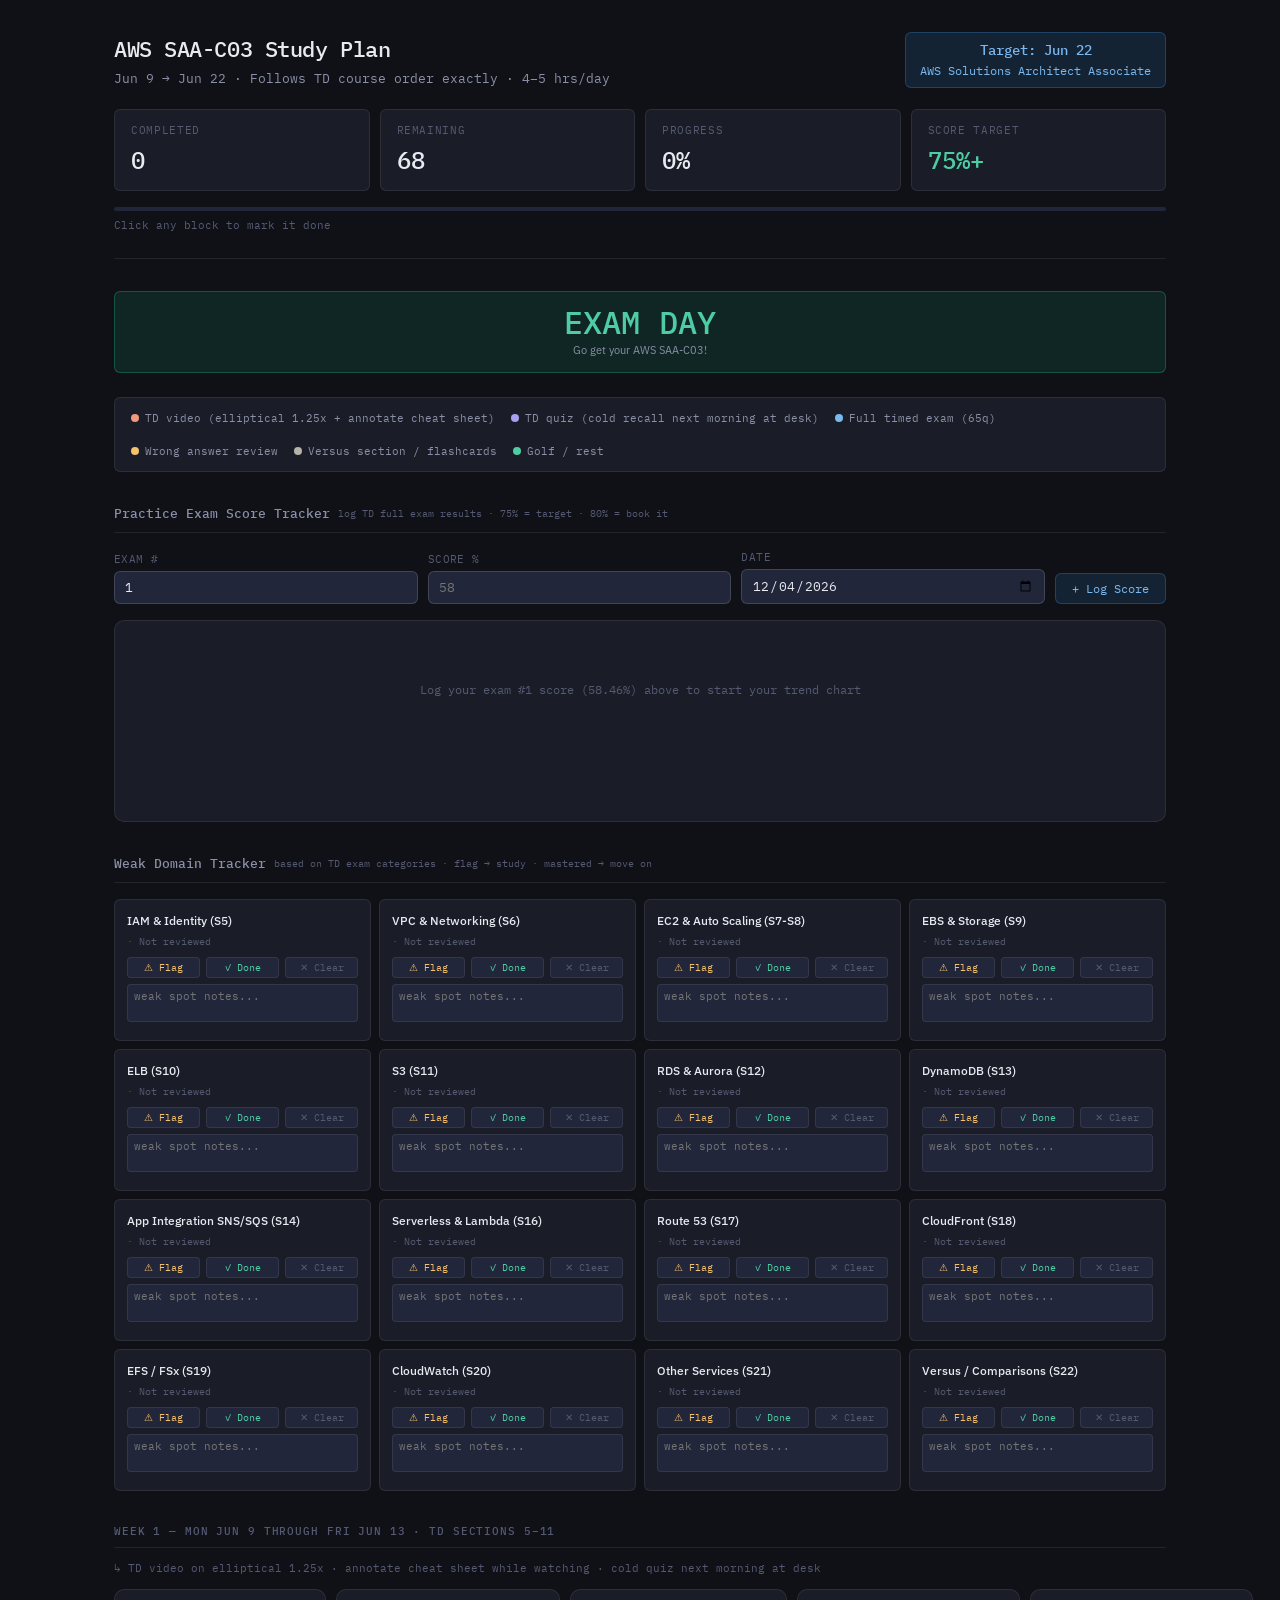
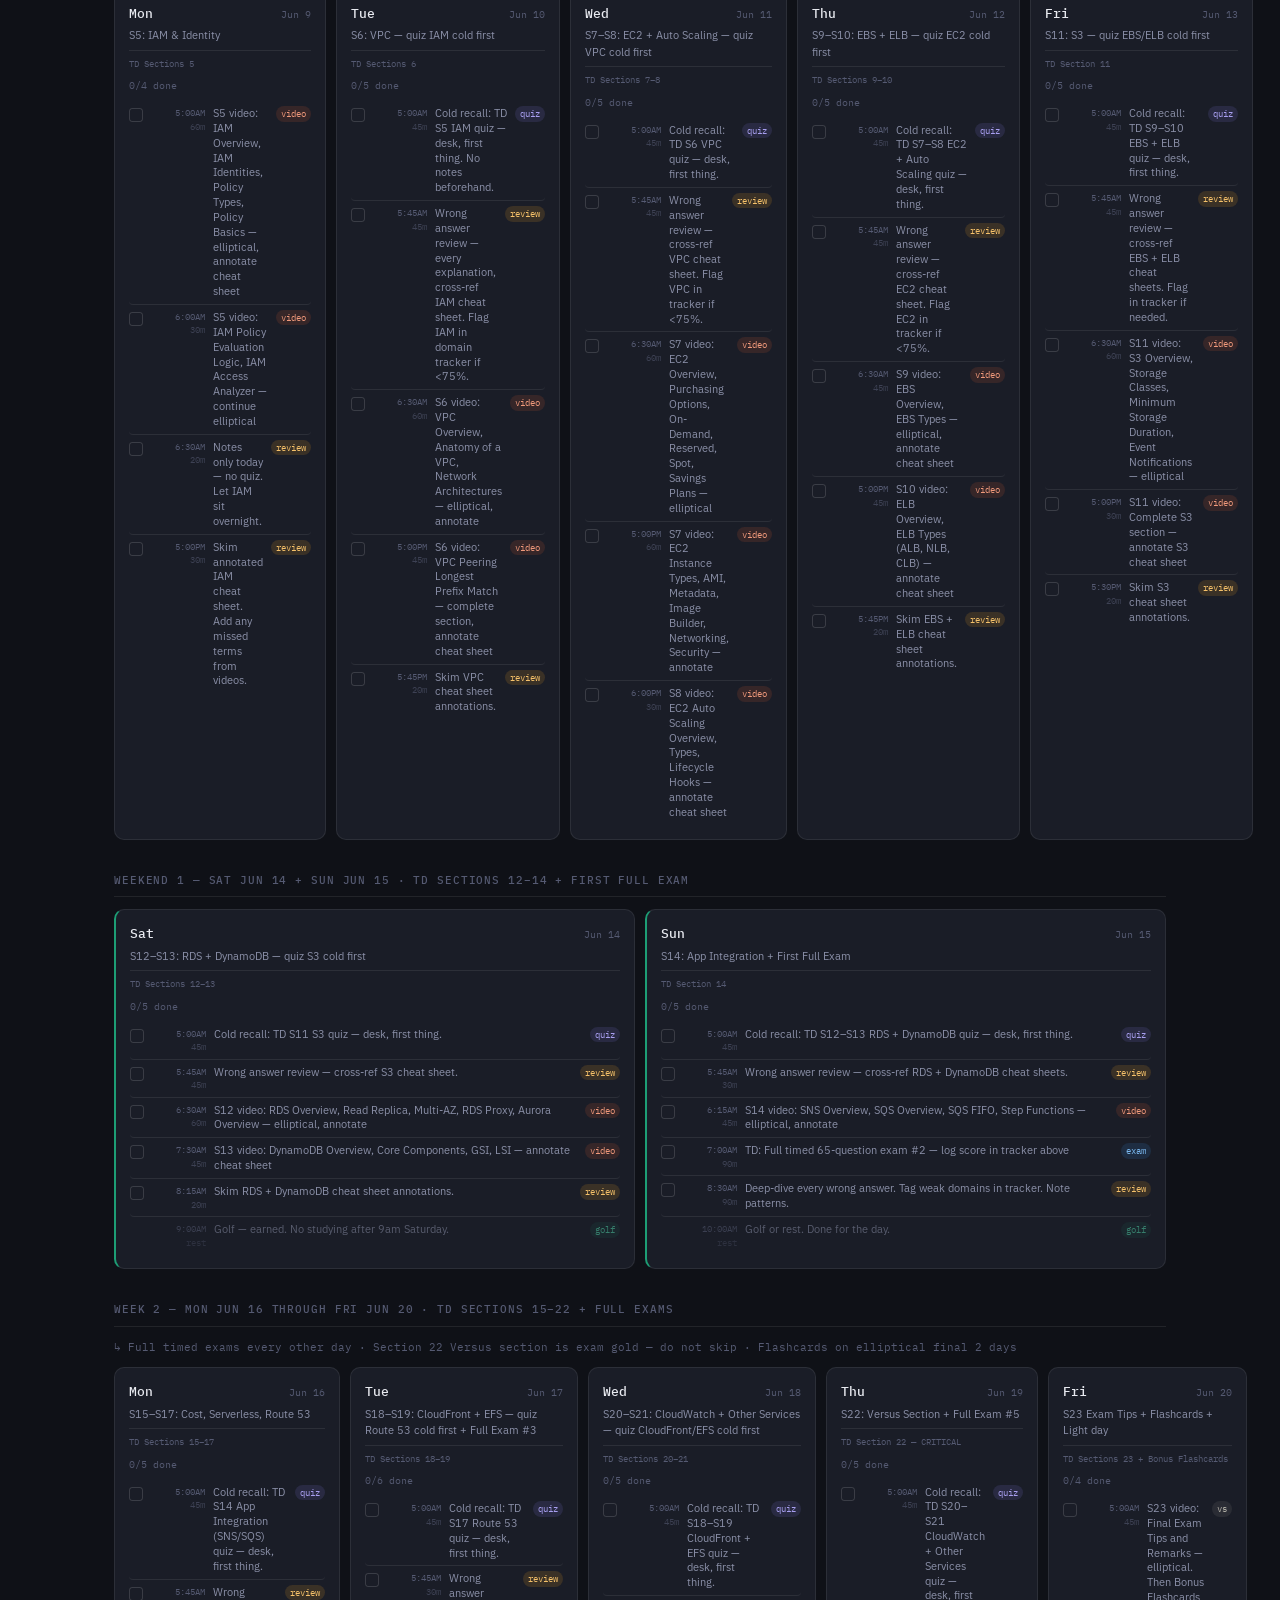
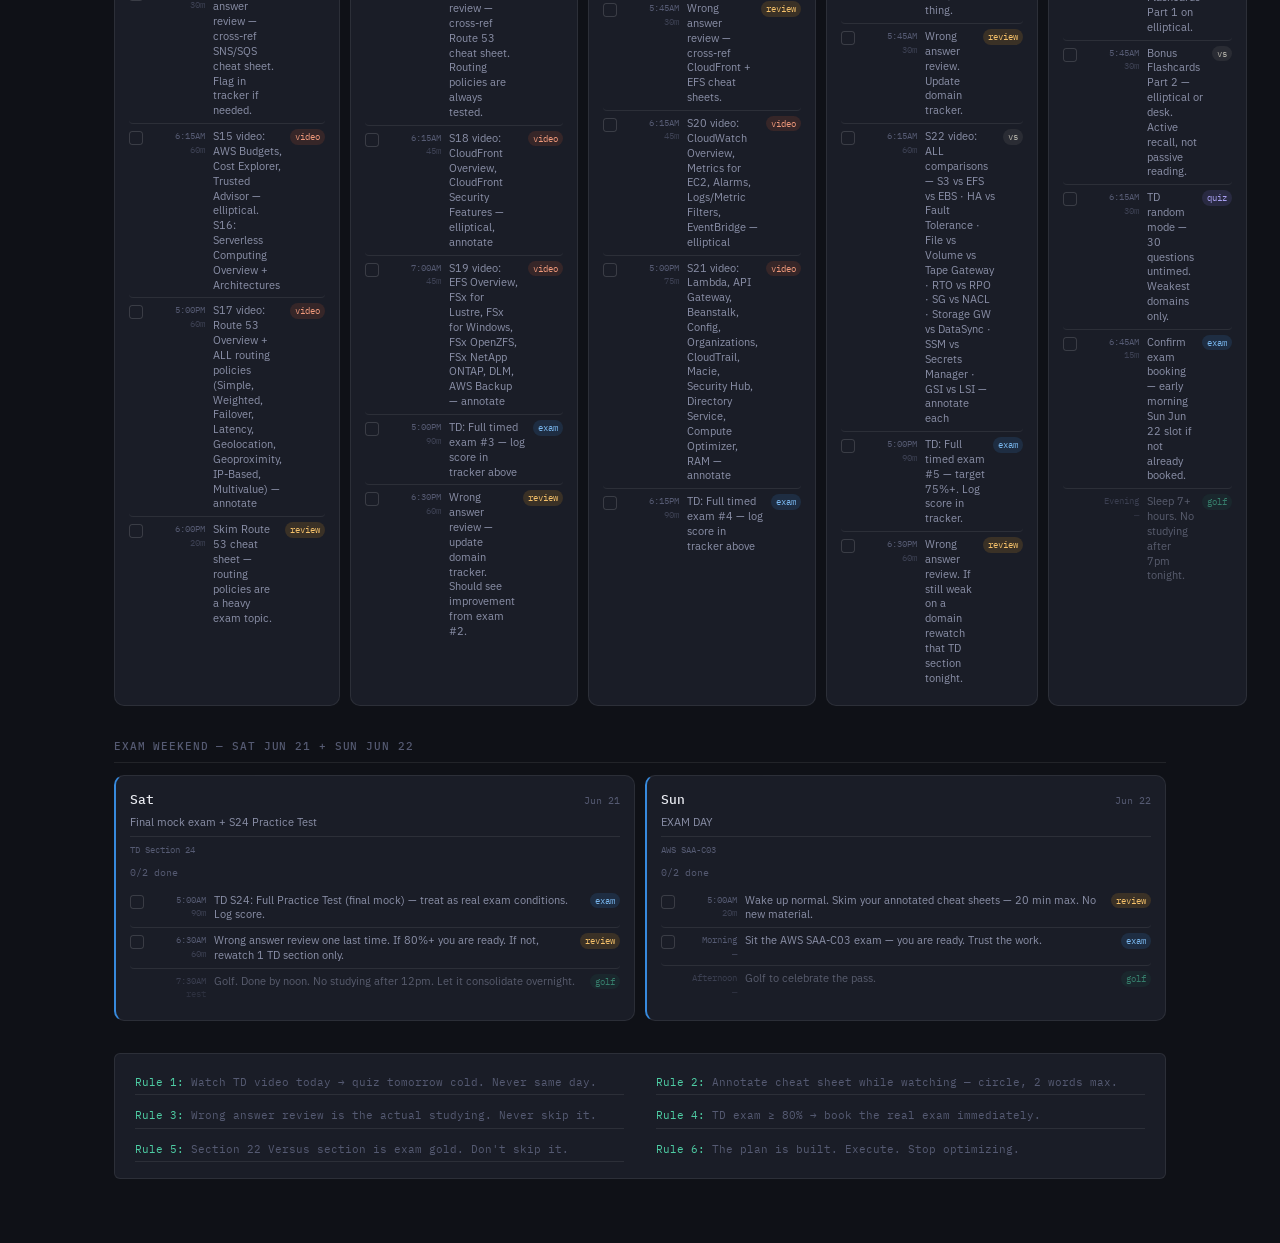
<file: saa-c03-study/aws-study-plan.html>
<!DOCTYPE html>
<html lang="en">
<head>
<meta charset="UTF-8">
<meta name="viewport" content="width=device-width, initial-scale=1.0">
<title>AWS SAA Study Plan — Jun 9–22</title>
<link href="https://fonts.googleapis.com/css2?family=IBM+Plex+Mono:wght@400;500&family=IBM+Plex+Sans:wght@400;500;600&display=swap" rel="stylesheet">
<style>
  :root {
    --bg:#0f1117;--surface:#1a1d27;--surface2:#22263a;
    --border:rgba(255,255,255,0.08);--border2:rgba(255,255,255,0.14);
    --text:#e8eaf0;--text2:#8b90a8;--text3:#555a72;
    --green:#1D9E75;--green-dim:rgba(29,158,117,0.15);--green-text:#4ecda4;
    --purple-dim:rgba(127,119,221,0.15);--purple-text:#a89ff0;
    --amber-dim:rgba(239,159,39,0.15);--amber-text:#f5c16a;
    --blue:#378add;--blue-dim:rgba(55,138,221,0.15);--blue-text:#7ab8f0;
    --coral-dim:rgba(216,90,48,0.15);--coral-text:#f0997b;
    --gray-dim:rgba(136,135,128,0.15);--gray-text:#b4b2a9;
    --red-dim:rgba(220,60,60,0.15);--red-text:#f07a7a;
    --radius:10px;--radius-sm:6px;
  }
  *{box-sizing:border-box;margin:0;padding:0;}
  body{background:var(--bg);color:var(--text);font-family:'IBM Plex Sans',sans-serif;font-size:14px;line-height:1.5;min-height:100vh;}
  .page{max-width:1100px;margin:0 auto;padding:2rem 1.5rem 4rem;}

  /* HEADER */
  .header{margin-bottom:2rem;padding-bottom:1.5rem;border-bottom:0.5px solid var(--border);}
  .header-top{display:flex;align-items:flex-start;justify-content:space-between;gap:1rem;flex-wrap:wrap;margin-bottom:1.25rem;}
  .title-block h1{font-family:'IBM Plex Mono',monospace;font-size:22px;font-weight:500;letter-spacing:-0.02em;margin-bottom:4px;}
  .title-block p{font-size:13px;color:var(--text2);font-family:'IBM Plex Mono',monospace;}
  .exam-badge{background:var(--blue-dim);color:var(--blue-text);border:0.5px solid rgba(55,138,221,0.3);border-radius:var(--radius-sm);padding:6px 14px;font-size:12px;font-family:'IBM Plex Mono',monospace;white-space:nowrap;text-align:center;line-height:1.6;}
  .exam-badge strong{display:block;font-size:14px;font-weight:500;}
  .stats-row{display:grid;grid-template-columns:repeat(4,1fr);gap:10px;margin-bottom:1rem;}
  .stat-card{background:var(--surface);border:0.5px solid var(--border);border-radius:var(--radius-sm);padding:0.75rem 1rem;}
  .stat-label{font-size:11px;color:var(--text3);font-family:'IBM Plex Mono',monospace;text-transform:uppercase;letter-spacing:0.06em;margin-bottom:4px;}
  .stat-val{font-size:24px;font-weight:500;font-family:'IBM Plex Mono',monospace;}
  .stat-val.green{color:var(--green-text);}
  .prog-track{background:var(--surface2);border-radius:99px;height:4px;overflow:hidden;margin-bottom:6px;}
  .prog-fill{height:4px;background:var(--green);border-radius:99px;transition:width 0.5s;width:0%;}
  .prog-label{font-size:11px;color:var(--text3);font-family:'IBM Plex Mono',monospace;}

  /* COUNTDOWN */
  .countdown-banner{display:grid;grid-template-columns:repeat(4,1fr);gap:10px;margin-bottom:1.5rem;}
  .cd-card{background:var(--surface);border:0.5px solid var(--border);border-radius:var(--radius-sm);padding:0.875rem 1rem;text-align:center;}
  .cd-card.urgent{border-color:rgba(239,159,39,0.4);background:var(--amber-dim);}
  .cd-card.exam-today{border-color:rgba(29,158,117,0.4);background:var(--green-dim);}
  .cd-num{font-family:'IBM Plex Mono',monospace;font-size:32px;font-weight:500;line-height:1;margin-bottom:4px;}
  .cd-num.amber{color:var(--amber-text);}
  .cd-num.green{color:var(--green-text);}
  .cd-unit{font-family:'IBM Plex Mono',monospace;font-size:10px;color:var(--text3);text-transform:uppercase;letter-spacing:0.06em;}
  .cd-label{font-size:11px;color:var(--text2);margin-top:2px;}

  /* LEGEND */
  .legend{display:flex;gap:16px;flex-wrap:wrap;margin-bottom:2rem;padding:0.75rem 1rem;background:var(--surface);border:0.5px solid var(--border);border-radius:var(--radius-sm);}
  .leg-item{display:flex;align-items:center;gap:6px;font-size:11px;color:var(--text2);font-family:'IBM Plex Mono',monospace;}
  .leg-dot{width:8px;height:8px;border-radius:50%;flex-shrink:0;}

  /* SCORE TRACKER */
  .tracker-section{margin-bottom:2rem;}
  .section-title{font-family:'IBM Plex Mono',monospace;font-size:13px;font-weight:500;color:var(--text2);margin-bottom:1rem;padding-bottom:0.5rem;border-bottom:0.5px solid var(--border);display:flex;align-items:center;gap:8px;}
  .section-title span{font-size:10px;color:var(--text3);font-weight:400;}
  .score-form{display:grid;grid-template-columns:1fr 1fr 1fr auto;gap:10px;margin-bottom:1rem;align-items:end;}
  .form-group{display:flex;flex-direction:column;gap:4px;}
  .form-label{font-size:11px;color:var(--text3);font-family:'IBM Plex Mono',monospace;text-transform:uppercase;letter-spacing:0.04em;}
  .form-input{background:var(--surface2);border:0.5px solid var(--border2);border-radius:var(--radius-sm);padding:7px 10px;font-family:'IBM Plex Mono',monospace;font-size:13px;color:var(--text);outline:none;width:100%;}
  .form-input:focus{border-color:var(--blue);}
  .btn{background:var(--blue-dim);border:0.5px solid rgba(55,138,221,0.3);color:var(--blue-text);border-radius:var(--radius-sm);padding:7px 16px;font-family:'IBM Plex Mono',monospace;font-size:12px;cursor:pointer;white-space:nowrap;transition:background 0.15s;}
  .btn:hover{background:rgba(55,138,221,0.25);}
  .chart-wrap{background:var(--surface);border:0.5px solid var(--border);border-radius:var(--radius);padding:1.25rem;margin-bottom:1rem;}
  .chart-empty{font-family:'IBM Plex Mono',monospace;font-size:12px;color:var(--text3);text-align:center;padding:2.5rem;}
  .score-table{width:100%;border-collapse:collapse;}
  .score-table th{font-family:'IBM Plex Mono',monospace;font-size:10px;color:var(--text3);text-transform:uppercase;letter-spacing:0.06em;text-align:left;padding:6px 8px;border-bottom:0.5px solid var(--border);}
  .score-table td{font-family:'IBM Plex Mono',monospace;font-size:12px;color:var(--text2);padding:7px 8px;border-bottom:0.5px solid var(--border);}
  .score-table tr:last-child td{border-bottom:none;}
  .score-pill{display:inline-block;padding:1px 8px;border-radius:99px;font-size:11px;}
  .score-pass{background:var(--green-dim);color:var(--green-text);}
  .score-close{background:var(--amber-dim);color:var(--amber-text);}
  .score-fail{background:var(--red-dim);color:var(--red-text);}
  .del-btn{background:none;border:none;color:var(--text3);cursor:pointer;font-size:14px;padding:0 4px;}
  .del-btn:hover{color:var(--red-text);}

  /* DOMAIN TRACKER */
  .domain-grid{display:grid;grid-template-columns:repeat(4,1fr);gap:8px;margin-bottom:1rem;}
  .domain-card{background:var(--surface);border:0.5px solid var(--border);border-radius:var(--radius-sm);padding:0.75rem;}
  .domain-card.flagged{border-color:rgba(239,159,39,0.5);background:var(--amber-dim);}
  .domain-card.mastered{border-color:rgba(29,158,117,0.5);background:var(--green-dim);}
  .domain-name{font-size:12px;font-weight:500;color:var(--text);margin-bottom:4px;}
  .domain-status{font-size:10px;margin-top:4px;font-family:'IBM Plex Mono',monospace;}
  .domain-actions{display:flex;gap:6px;margin-top:8px;}
  .domain-btn{flex:1;background:var(--surface2);border:0.5px solid var(--border);border-radius:4px;padding:3px 0;font-size:10px;font-family:'IBM Plex Mono',monospace;color:var(--text3);cursor:pointer;text-align:center;transition:all 0.15s;}
  .domain-btn:hover{color:var(--text);border-color:var(--border2);}
  .domain-btn.flag{color:var(--amber-text);}
  .domain-btn.master{color:var(--green-text);}
  .domain-notes-input{width:100%;background:var(--surface2);border:0.5px solid var(--border);border-radius:4px;padding:4px 6px;font-size:11px;font-family:'IBM Plex Mono',monospace;color:var(--text2);margin-top:6px;outline:none;resize:none;}
  .domain-notes-input:focus{border-color:var(--blue);}

  /* PLAN */
  .week-section{margin-bottom:2rem;}
  .week-header{font-family:'IBM Plex Mono',monospace;font-size:11px;font-weight:500;color:var(--text3);text-transform:uppercase;letter-spacing:0.08em;margin-bottom:0.75rem;padding-bottom:0.5rem;border-bottom:0.5px solid var(--border);}
  .week-note{font-size:11px;color:var(--text3);font-family:'IBM Plex Mono',monospace;margin-bottom:0.75rem;}
  .days-grid{display:grid;gap:10px;}
  .grid-2{grid-template-columns:repeat(2,1fr);}
  .grid-3{grid-template-columns:repeat(3,1fr);}
  .grid-5{grid-template-columns:repeat(5,1fr);}
  .day-card{background:var(--surface);border:0.5px solid var(--border);border-radius:var(--radius);padding:0.875rem;}
  .day-card.is-today{border-color:rgba(55,138,221,0.5);box-shadow:0 0 0 1px rgba(55,138,221,0.15);}
  .day-card.is-weekend{border-left:2px solid var(--green);}
  .day-card.is-exam{border-left:2px solid var(--blue);}
  .day-head{display:flex;align-items:baseline;justify-content:space-between;margin-bottom:4px;}
  .day-name{font-family:'IBM Plex Mono',monospace;font-size:13px;font-weight:500;}
  .day-date{font-family:'IBM Plex Mono',monospace;font-size:10px;color:var(--text3);}
  .today-pip{display:inline-block;width:6px;height:6px;background:var(--blue);border-radius:50%;margin-left:5px;vertical-align:middle;}
  .day-theme{font-size:11px;color:var(--text2);margin-bottom:6px;padding-bottom:6px;border-bottom:0.5px solid var(--border);}
  .day-section-tag{font-family:'IBM Plex Mono',monospace;font-size:9px;color:var(--text3);margin-bottom:8px;}
  .day-progress{font-family:'IBM Plex Mono',monospace;font-size:10px;color:var(--text3);margin-bottom:8px;}

  /* TIME BLOCKS */
  .time-block{display:flex;align-items:flex-start;gap:8px;padding:5px 0;border-bottom:0.5px solid var(--border);cursor:pointer;border-radius:4px;transition:background 0.1s;}
  .time-block:last-child{border-bottom:none;}
  .time-block:hover{background:var(--surface2);margin:0 -4px;padding-left:4px;padding-right:4px;}
  .time-block.done .tb-content{color:var(--green-text);text-decoration:line-through;text-decoration-color:rgba(29,158,117,0.5);}
  .time-block.is-break{cursor:default;opacity:0.55;}
  .time-block.is-break:hover{background:transparent;margin:0;padding:5px 0;}
  .chk{width:14px;height:14px;border-radius:3px;border:1px solid var(--border2);flex-shrink:0;margin-top:2px;display:flex;align-items:center;justify-content:center;background:transparent;transition:all 0.15s;}
  .time-block.done .chk{background:var(--green);border-color:var(--green);}
  .chk svg{opacity:0;}
  .time-block.done .chk svg{opacity:1;}
  .tb-left{display:flex;flex-direction:column;align-items:flex-end;flex-shrink:0;width:54px;}
  .tb-time{font-family:'IBM Plex Mono',monospace;font-size:9px;color:var(--text3);}
  .tb-dur{font-family:'IBM Plex Mono',monospace;font-size:9px;color:var(--text3);opacity:0.6;}
  .tb-content{font-size:11px;color:var(--text2);line-height:1.35;flex:1;}
  .tb-badge{font-size:9px;padding:1px 5px;border-radius:99px;margin-left:auto;flex-shrink:0;font-family:'IBM Plex Mono',monospace;white-space:nowrap;}
  .badge-video{background:var(--coral-dim);color:var(--coral-text);}
  .badge-quiz{background:var(--purple-dim);color:var(--purple-text);}
  .badge-review{background:var(--amber-dim);color:var(--amber-text);}
  .badge-exam{background:var(--blue-dim);color:var(--blue-text);}
  .badge-golf{background:var(--green-dim);color:var(--green-text);}
  .badge-vs{background:var(--gray-dim);color:var(--gray-text);}

  /* RULES */
  .rule-box{margin-top:2rem;padding:1rem 1.25rem;background:var(--surface);border:0.5px solid var(--border);border-radius:var(--radius-sm);display:grid;grid-template-columns:1fr 1fr;gap:0.5rem 2rem;}
  .rule{font-family:'IBM Plex Mono',monospace;font-size:11px;color:var(--text3);padding:4px 0;border-bottom:0.5px solid var(--border);}
  .rule:last-child{border-bottom:none;}
  .rule span{color:var(--green-text);}

  @media(max-width:900px){.grid-5{grid-template-columns:repeat(3,1fr);}}
  @media(max-width:700px){.grid-5,.grid-3{grid-template-columns:repeat(2,1fr);}.stats-row{grid-template-columns:repeat(2,1fr);}.countdown-banner{grid-template-columns:repeat(2,1fr);}.domain-grid{grid-template-columns:repeat(2,1fr);}.score-form{grid-template-columns:1fr 1fr;}.rule-box{grid-template-columns:1fr;}}
  @media(max-width:480px){.grid-2,.grid-5,.grid-3{grid-template-columns:1fr;}.stats-row{grid-template-columns:repeat(2,1fr);}.header-top{flex-direction:column;}.score-form{grid-template-columns:1fr;}}
</style>
</head>
<body>
<div class="page">

  <div class="header">
    <div class="header-top">
      <div class="title-block">
        <h1>AWS SAA-C03 Study Plan</h1>
        <p>Jun 9 → Jun 22 · Follows TD course order exactly · 4–5 hrs/day</p>
      </div>
      <div class="exam-badge"><strong>Target: Jun 22</strong>AWS Solutions Architect Associate</div>
    </div>
    <div class="stats-row">
      <div class="stat-card"><div class="stat-label">Completed</div><div class="stat-val" id="s-done">0</div></div>
      <div class="stat-card"><div class="stat-label">Remaining</div><div class="stat-val" id="s-rem">0</div></div>
      <div class="stat-card"><div class="stat-label">Progress</div><div class="stat-val" id="s-pct">0%</div></div>
      <div class="stat-card"><div class="stat-label">Score target</div><div class="stat-val green">75%+</div></div>
    </div>
    <div class="prog-track"><div class="prog-fill" id="prog"></div></div>
    <div class="prog-label" id="prog-lbl">Click any block to mark it done — progress saves in this browser</div>
  </div>

  <div class="countdown-banner" id="countdown-banner"></div>

  <div class="legend">
    <div class="leg-item"><div class="leg-dot" style="background:#f0997b"></div>TD video (elliptical 1.25x + annotate cheat sheet)</div>
    <div class="leg-item"><div class="leg-dot" style="background:#a89ff0"></div>TD quiz (cold recall next morning at desk)</div>
    <div class="leg-item"><div class="leg-dot" style="background:#7ab8f0"></div>Full timed exam (65q)</div>
    <div class="leg-item"><div class="leg-dot" style="background:#f5c16a"></div>Wrong answer review</div>
    <div class="leg-item"><div class="leg-dot" style="background:#b4b2a9"></div>Versus section / flashcards</div>
    <div class="leg-item"><div class="leg-dot" style="background:#4ecda4"></div>Golf / rest</div>
  </div>

  <!-- SCORE TRACKER -->
  <div class="tracker-section">
    <div class="section-title">Practice Exam Score Tracker <span>log TD full exam results · 75% = target · 80% = book it</span></div>
    <div class="score-form">
      <div class="form-group"><div class="form-label">Exam #</div><input class="form-input" type="number" id="inp-num" min="1" max="10" placeholder="1"></div>
      <div class="form-group"><div class="form-label">Score %</div><input class="form-input" type="number" id="inp-score" min="0" max="100" placeholder="58"></div>
      <div class="form-group"><div class="form-label">Date</div><input class="form-input" type="date" id="inp-date"></div>
      <button class="btn" onclick="addScore()">+ Log Score</button>
    </div>
    <div class="chart-wrap">
      <div style="position:relative;height:160px;">
        <div class="chart-empty" id="chart-empty">Log your exam #1 score (58.46%) above to start your trend chart</div>
        <canvas id="score-chart" style="display:none;width:100%;height:100%;"></canvas>
      </div>
    </div>
    <div id="score-table-wrap"></div>
  </div>

  <!-- DOMAIN TRACKER -->
  <div class="tracker-section">
    <div class="section-title">Weak Domain Tracker <span>based on TD exam categories · flag → study · mastered → move on</span></div>
    <div class="domain-grid" id="domain-grid"></div>
  </div>

  <!-- PLAN -->
  <div id="plan"></div>

  <div class="rule-box">
    <div class="rule"><span>Rule 1:</span> Watch TD video today → quiz tomorrow cold. Never same day.</div>
    <div class="rule"><span>Rule 2:</span> Annotate cheat sheet while watching — circle, 2 words max.</div>
    <div class="rule"><span>Rule 3:</span> Wrong answer review is the actual studying. Never skip it.</div>
    <div class="rule"><span>Rule 4:</span> TD exam ≥ 80% → book the real exam immediately.</div>
    <div class="rule"><span>Rule 5:</span> Section 22 Versus section is exam gold. Don't skip it.</div>
    <div class="rule"><span>Rule 6:</span> The plan is built. Execute. Stop optimizing.</div>
  </div>
</div>

<script>
// COUNTDOWN
const EXAM_DATE=new Date('2026-06-22T08:00:00');
function renderCountdown(){
  const now=new Date(),diff=EXAM_DATE-now,banner=document.getElementById('countdown-banner');
  if(diff<=0){banner.innerHTML=`<div class="cd-card exam-today" style="grid-column:1/-1;text-align:center"><div class="cd-num green">EXAM DAY</div><div class="cd-label">Go get your AWS SAA-C03!</div></div>`;return;}
  const days=Math.floor(diff/86400000),hours=Math.floor((diff%86400000)/3600000),mins=Math.floor((diff%3600000)/60000);
  const urgent=days<=3,pct=Math.round((1-diff/(EXAM_DATE-new Date('2026-06-09T00:00:00')))*100);
  banner.innerHTML=`
    <div class="cd-card ${urgent?'urgent':''}"><div class="cd-num ${urgent?'amber':''}">${days}</div><div class="cd-unit">days</div><div class="cd-label">until exam</div></div>
    <div class="cd-card ${urgent?'urgent':''}"><div class="cd-num ${urgent?'amber':''}">${hours}</div><div class="cd-unit">hours</div><div class="cd-label">remaining today</div></div>
    <div class="cd-card"><div class="cd-num">${mins}</div><div class="cd-unit">minutes</div><div class="cd-label">in current hour</div></div>
    <div class="cd-card"><div class="cd-num ${pct>=70?'green':''}">${pct}%</div><div class="cd-unit">of sprint</div><div class="cd-label">elapsed</div></div>`;
}
renderCountdown();setInterval(renderCountdown,60000);

// SCORE TRACKER
let scores=[];
try{scores=JSON.parse(localStorage.getItem('saa_scores')||'[]');}catch(e){}
document.getElementById('inp-date').value=new Date().toISOString().split('T')[0];
function saveScores(){try{localStorage.setItem('saa_scores',JSON.stringify(scores));}catch(e){}}
function scoreClass(s){return s>=80?'score-pass':s>=70?'score-close':'score-fail';}
function scoreLabel(s){return s>=80?'✓ Ready':s>=70?'~ Close':'✗ Study';}
function renderScores(){
  const empty=document.getElementById('chart-empty'),canvas=document.getElementById('score-chart'),wrap=document.getElementById('score-table-wrap');
  if(!scores.length){empty.style.display='block';canvas.style.display='none';wrap.innerHTML='';return;}
  empty.style.display='none';canvas.style.display='block';
  const cw=canvas.parentElement.clientWidth||600,ch=160;
  canvas.width=cw;canvas.height=ch;
  const ctx=canvas.getContext('2d');ctx.clearRect(0,0,cw,ch);
  const pad={top:16,right:20,bottom:30,left:36},w=cw-pad.left-pad.right,h=ch-pad.top-pad.bottom;
  [60,70,75,80,100].forEach(gl=>{
    const y=pad.top+h-(gl/100)*h;
    ctx.strokeStyle=gl===75?'rgba(55,138,221,0.25)':gl===80?'rgba(29,158,117,0.25)':'rgba(255,255,255,0.05)';
    ctx.lineWidth=gl===75||gl===80?1:0.5;ctx.setLineDash(gl===75||gl===80?[4,3]:[]);
    ctx.beginPath();ctx.moveTo(pad.left,y);ctx.lineTo(pad.left+w,y);ctx.stroke();
    ctx.font='10px IBM Plex Mono,monospace';ctx.textAlign='right';
    ctx.fillStyle=gl===80?'#4ecda4':gl===75?'#7ab8f0':'#555a72';
    ctx.fillText(gl+'%',pad.left-4,y+3);
  });
  ctx.setLineDash([]);
  const sorted=[...scores].sort((a,b)=>a.num-b.num),xStep=sorted.length>1?w/(sorted.length-1):w/2;
  ctx.strokeStyle='#7f77dd';ctx.lineWidth=2;ctx.beginPath();
  sorted.forEach((s,i)=>{const x=pad.left+(sorted.length>1?i*xStep:w/2),y=pad.top+h-(s.score/100)*h;i===0?ctx.moveTo(x,y):ctx.lineTo(x,y);});
  ctx.stroke();
  sorted.forEach((s,i)=>{
    const x=pad.left+(sorted.length>1?i*xStep:w/2),y=pad.top+h-(s.score/100)*h;
    ctx.fillStyle=s.score>=80?'#4ecda4':s.score>=70?'#f5c16a':'#f07a7a';
    ctx.beginPath();ctx.arc(x,y,5,0,Math.PI*2);ctx.fill();
    ctx.fillStyle='#8b90a8';ctx.textAlign='center';ctx.font='10px IBM Plex Mono,monospace';
    ctx.fillText('E'+s.num,x,ch-6);
  });
  wrap.innerHTML=`<table class="score-table"><thead><tr><th>Exam</th><th>Date</th><th>Score</th><th>Status</th><th></th></tr></thead><tbody>${sorted.map(s=>`<tr><td>Exam #${s.num}</td><td>${s.date||'—'}</td><td>${s.score}%</td><td><span class="score-pill ${scoreClass(s.score)}">${scoreLabel(s.score)}</span></td><td><button class="del-btn" onclick="deleteScore(${s.id})">✕</button></td></tr>`).join('')}</tbody></table>`;
}
function addScore(){
  const num=parseInt(document.getElementById('inp-num').value),score=parseInt(document.getElementById('inp-score').value),date=document.getElementById('inp-date').value;
  if(isNaN(num)||isNaN(score)||score<0||score>100){alert('Enter valid exam number and score.');return;}
  scores.push({id:Date.now(),num,score,date});saveScores();renderScores();
  document.getElementById('inp-score').value='';
  document.getElementById('inp-num').value=scores.length+1;
  document.getElementById('inp-date').value=new Date().toISOString().split('T')[0];
}
function deleteScore(id){scores=scores.filter(s=>s.id!==id);saveScores();renderScores();}
renderScores();window.addEventListener('resize',renderScores);
document.getElementById('inp-num').value=scores.length+1;

// DOMAIN TRACKER — matches TD exam categories
const DOMAINS=['IAM & Identity (S5)','VPC & Networking (S6)','EC2 & Auto Scaling (S7-S8)','EBS & Storage (S9)','ELB (S10)','S3 (S11)','RDS & Aurora (S12)','DynamoDB (S13)','App Integration SNS/SQS (S14)','Serverless & Lambda (S16)','Route 53 (S17)','CloudFront (S18)','EFS / FSx (S19)','CloudWatch (S20)','Other Services (S21)','Versus / Comparisons (S22)'];
let domainData={};
try{domainData=JSON.parse(localStorage.getItem('saa_domains')||'{}');}catch(e){}
function saveDomains(){try{localStorage.setItem('saa_domains',JSON.stringify(domainData));}catch(e){}}
function renderDomains(){
  const grid=document.getElementById('domain-grid');grid.innerHTML='';
  DOMAINS.forEach(d=>{
    const dd=domainData[d]||{status:'none',notes:''};
    const card=document.createElement('div');
    card.className='domain-card'+(dd.status==='flagged'?' flagged':dd.status==='mastered'?' mastered':'');
    const statusEmoji=dd.status==='flagged'?'⚠️ Needs work':dd.status==='mastered'?'✓ Mastered':'· Not reviewed';
    const statusColor=dd.status==='flagged'?'var(--amber-text)':dd.status==='mastered'?'var(--green-text)':'var(--text3)';
    card.innerHTML=`<div class="domain-name">${d}</div><div class="domain-status" style="color:${statusColor};font-size:10px;font-family:'IBM Plex Mono',monospace">${statusEmoji}</div><div class="domain-actions"><button class="domain-btn flag" onclick="setDomain('${d}','flagged',event)">⚠ Flag</button><button class="domain-btn master" onclick="setDomain('${d}','mastered',event)">✓ Done</button><button class="domain-btn" onclick="setDomain('${d}','none',event)">✕ Clear</button></div><textarea class="domain-notes-input" rows="2" placeholder="weak spot notes..." onchange="saveDomainNote('${d}',this.value)">${dd.notes||''}</textarea>`;
    grid.appendChild(card);
  });
}
function setDomain(name,status,e){e.stopPropagation();if(!domainData[name])domainData[name]={status:'none',notes:''};domainData[name].status=status;saveDomains();renderDomains();}
function saveDomainNote(name,val){if(!domainData[name])domainData[name]={status:'none',notes:''};domainData[name].notes=val;saveDomains();}
renderDomains();

// PLAN — follows TD course order exactly
const TODAY=new Date().toLocaleDateString('en-US',{month:'short',day:'numeric'});

const plan=[
  {
    label:"Week 1 — Mon Jun 9 through Fri Jun 13 · TD Sections 5–11",
    note:"↳ TD video on elliptical 1.25x · annotate cheat sheet while watching · cold quiz next morning at desk",
    grid:"grid-5",
    days:[
      {name:"Mon",date:"Jun 9",theme:"S5: IAM & Identity",section:"TD Sections 5",blocks:[
        {id:"d1b1",time:"5:00AM",dur:"60m",text:"S5 video: IAM Overview, IAM Identities, Policy Types, Policy Basics — elliptical, annotate cheat sheet",badge:"badge-video"},
        {id:"d1b2",time:"6:00AM",dur:"30m",text:"S5 video: IAM Policy Evaluation Logic, IAM Access Analyzer — continue elliptical",badge:"badge-video"},
        {id:"d1b3",time:"6:30AM",dur:"20m",text:"Notes only today — no quiz. Let IAM sit overnight.",badge:"badge-review"},
        {id:"d1b4",time:"5:00PM",dur:"30m",text:"Skim annotated IAM cheat sheet. Add any missed terms from videos.",badge:"badge-review"},
      ]},
      {name:"Tue",date:"Jun 10",theme:"S6: VPC — quiz IAM cold first",section:"TD Sections 6",blocks:[
        {id:"d2b1",time:"5:00AM",dur:"45m",text:"Cold recall: TD S5 IAM quiz — desk, first thing. No notes beforehand.",badge:"badge-quiz"},
        {id:"d2b2",time:"5:45AM",dur:"45m",text:"Wrong answer review — every explanation, cross-ref IAM cheat sheet. Flag IAM in domain tracker if <75%.",badge:"badge-review"},
        {id:"d2b3",time:"6:30AM",dur:"60m",text:"S6 video: VPC Overview, Anatomy of a VPC, Network Architectures — elliptical, annotate",badge:"badge-video"},
        {id:"d2b4",time:"5:00PM",dur:"45m",text:"S6 video: VPC Peering Longest Prefix Match — complete section, annotate cheat sheet",badge:"badge-video"},
        {id:"d2b5",time:"5:45PM",dur:"20m",text:"Skim VPC cheat sheet annotations.",badge:"badge-review"},
      ]},
      {name:"Wed",date:"Jun 11",theme:"S7–S8: EC2 + Auto Scaling — quiz VPC cold first",section:"TD Sections 7–8",blocks:[
        {id:"d3b1",time:"5:00AM",dur:"45m",text:"Cold recall: TD S6 VPC quiz — desk, first thing.",badge:"badge-quiz"},
        {id:"d3b2",time:"5:45AM",dur:"45m",text:"Wrong answer review — cross-ref VPC cheat sheet. Flag VPC in tracker if <75%.",badge:"badge-review"},
        {id:"d3b3",time:"6:30AM",dur:"60m",text:"S7 video: EC2 Overview, Purchasing Options, On-Demand, Reserved, Spot, Savings Plans — elliptical",badge:"badge-video"},
        {id:"d3b4",time:"5:00PM",dur:"60m",text:"S7 video: EC2 Instance Types, AMI, Metadata, Image Builder, Networking, Security — annotate",badge:"badge-video"},
        {id:"d3b5",time:"6:00PM",dur:"30m",text:"S8 video: EC2 Auto Scaling Overview, Types, Lifecycle Hooks — annotate cheat sheet",badge:"badge-video"},
      ]},
      {name:"Thu",date:"Jun 12",theme:"S9–S10: EBS + ELB — quiz EC2 cold first",section:"TD Sections 9–10",blocks:[
        {id:"d4b1",time:"5:00AM",dur:"45m",text:"Cold recall: TD S7–S8 EC2 + Auto Scaling quiz — desk, first thing.",badge:"badge-quiz"},
        {id:"d4b2",time:"5:45AM",dur:"45m",text:"Wrong answer review — cross-ref EC2 cheat sheet. Flag EC2 in tracker if <75%.",badge:"badge-review"},
        {id:"d4b3",time:"6:30AM",dur:"45m",text:"S9 video: EBS Overview, EBS Types — elliptical, annotate cheat sheet",badge:"badge-video"},
        {id:"d4b4",time:"5:00PM",dur:"45m",text:"S10 video: ELB Overview, ELB Types (ALB, NLB, CLB) — annotate cheat sheet",badge:"badge-video"},
        {id:"d4b5",time:"5:45PM",dur:"20m",text:"Skim EBS + ELB cheat sheet annotations.",badge:"badge-review"},
      ]},
      {name:"Fri",date:"Jun 13",theme:"S11: S3 — quiz EBS/ELB cold first",section:"TD Section 11",blocks:[
        {id:"d5b1",time:"5:00AM",dur:"45m",text:"Cold recall: TD S9–S10 EBS + ELB quiz — desk, first thing.",badge:"badge-quiz"},
        {id:"d5b2",time:"5:45AM",dur:"45m",text:"Wrong answer review — cross-ref EBS + ELB cheat sheets. Flag in tracker if needed.",badge:"badge-review"},
        {id:"d5b3",time:"6:30AM",dur:"60m",text:"S11 video: S3 Overview, Storage Classes, Minimum Storage Duration, Event Notifications — elliptical",badge:"badge-video"},
        {id:"d5b4",time:"5:00PM",dur:"30m",text:"S11 video: Complete S3 section — annotate S3 cheat sheet",badge:"badge-video"},
        {id:"d5b5",time:"5:30PM",dur:"20m",text:"Skim S3 cheat sheet annotations.",badge:"badge-review"},
      ]},
    ]
  },
  {
    label:"Weekend 1 — Sat Jun 14 + Sun Jun 15 · TD Sections 12–14 + First Full Exam",
    grid:"grid-2",
    days:[
      {name:"Sat",date:"Jun 14",theme:"S12–S13: RDS + DynamoDB — quiz S3 cold first",section:"TD Sections 12–13",cls:"is-weekend",blocks:[
        {id:"d6b1",time:"5:00AM",dur:"45m",text:"Cold recall: TD S11 S3 quiz — desk, first thing.",badge:"badge-quiz"},
        {id:"d6b2",time:"5:45AM",dur:"45m",text:"Wrong answer review — cross-ref S3 cheat sheet.",badge:"badge-review"},
        {id:"d6b3",time:"6:30AM",dur:"60m",text:"S12 video: RDS Overview, Read Replica, Multi-AZ, RDS Proxy, Aurora Overview — elliptical, annotate",badge:"badge-video"},
        {id:"d6b4",time:"7:30AM",dur:"45m",text:"S13 video: DynamoDB Overview, Core Components, GSI, LSI — annotate cheat sheet",badge:"badge-video"},
        {id:"d6b5",time:"8:15AM",dur:"20m",text:"Skim RDS + DynamoDB cheat sheet annotations.",badge:"badge-review"},
        {id:"d6b6",time:"9:00AM",dur:"rest",text:"Golf — earned. No studying after 9am Saturday.",badge:"badge-golf",isBreak:true},
      ]},
      {name:"Sun",date:"Jun 15",theme:"S14: App Integration + First Full Exam",section:"TD Section 14",cls:"is-weekend",blocks:[
        {id:"d7b1",time:"5:00AM",dur:"45m",text:"Cold recall: TD S12–S13 RDS + DynamoDB quiz — desk, first thing.",badge:"badge-quiz"},
        {id:"d7b2",time:"5:45AM",dur:"30m",text:"Wrong answer review — cross-ref RDS + DynamoDB cheat sheets.",badge:"badge-review"},
        {id:"d7b3",time:"6:15AM",dur:"45m",text:"S14 video: SNS Overview, SQS Overview, SQS FIFO, Step Functions — elliptical, annotate",badge:"badge-video"},
        {id:"d7b4",time:"7:00AM",dur:"90m",text:"TD: Full timed 65-question exam #2 — log score in tracker above",badge:"badge-exam"},
        {id:"d7b5",time:"8:30AM",dur:"90m",text:"Deep-dive every wrong answer. Tag weak domains in tracker. Note patterns.",badge:"badge-review"},
        {id:"d7b6",time:"10:00AM",dur:"rest",text:"Golf or rest. Done for the day.",badge:"badge-golf",isBreak:true},
      ]},
    ]
  },
  {
    label:"Week 2 — Mon Jun 16 through Fri Jun 20 · TD Sections 15–22 + Full Exams",
    note:"↳ Full timed exams every other day · Section 22 Versus section is exam gold — do not skip · Flashcards on elliptical final 2 days",
    grid:"grid-5",
    days:[
      {name:"Mon",date:"Jun 16",theme:"S15–S17: Cost, Serverless, Route 53",section:"TD Sections 15–17",blocks:[
        {id:"d8b1",time:"5:00AM",dur:"45m",text:"Cold recall: TD S14 App Integration (SNS/SQS) quiz — desk, first thing.",badge:"badge-quiz"},
        {id:"d8b2",time:"5:45AM",dur:"30m",text:"Wrong answer review — cross-ref SNS/SQS cheat sheet. Flag in tracker if needed.",badge:"badge-review"},
        {id:"d8b3",time:"6:15AM",dur:"60m",text:"S15 video: AWS Budgets, Cost Explorer, Trusted Advisor — elliptical. S16: Serverless Computing Overview + Architectures",badge:"badge-video"},
        {id:"d8b4",time:"5:00PM",dur:"60m",text:"S17 video: Route 53 Overview + ALL routing policies (Simple, Weighted, Failover, Latency, Geolocation, Geoproximity, IP-Based, Multivalue) — annotate",badge:"badge-video"},
        {id:"d8b5",time:"6:00PM",dur:"20m",text:"Skim Route 53 cheat sheet — routing policies are a heavy exam topic.",badge:"badge-review"},
      ]},
      {name:"Tue",date:"Jun 17",theme:"S18–S19: CloudFront + EFS — quiz Route 53 cold first + Full Exam #3",section:"TD Sections 18–19",blocks:[
        {id:"d9b1",time:"5:00AM",dur:"45m",text:"Cold recall: TD S17 Route 53 quiz — desk, first thing.",badge:"badge-quiz"},
        {id:"d9b2",time:"5:45AM",dur:"30m",text:"Wrong answer review — cross-ref Route 53 cheat sheet. Routing policies are always tested.",badge:"badge-review"},
        {id:"d9b3",time:"6:15AM",dur:"45m",text:"S18 video: CloudFront Overview, CloudFront Security Features — elliptical, annotate",badge:"badge-video"},
        {id:"d9b4",time:"7:00AM",dur:"45m",text:"S19 video: EFS Overview, FSx for Lustre, FSx for Windows, FSx OpenZFS, FSx NetApp ONTAP, DLM, AWS Backup — annotate",badge:"badge-video"},
        {id:"d9b5",time:"5:00PM",dur:"90m",text:"TD: Full timed exam #3 — log score in tracker above",badge:"badge-exam"},
        {id:"d9b6",time:"6:30PM",dur:"60m",text:"Wrong answer review — update domain tracker. Should see improvement from exam #2.",badge:"badge-review"},
      ]},
      {name:"Wed",date:"Jun 18",theme:"S20–S21: CloudWatch + Other Services — quiz CloudFront/EFS cold first",section:"TD Sections 20–21",blocks:[
        {id:"d10b1",time:"5:00AM",dur:"45m",text:"Cold recall: TD S18–S19 CloudFront + EFS quiz — desk, first thing.",badge:"badge-quiz"},
        {id:"d10b2",time:"5:45AM",dur:"30m",text:"Wrong answer review — cross-ref CloudFront + EFS cheat sheets.",badge:"badge-review"},
        {id:"d10b3",time:"6:15AM",dur:"45m",text:"S20 video: CloudWatch Overview, Metrics for EC2, Alarms, Logs/Metric Filters, EventBridge — elliptical",badge:"badge-video"},
        {id:"d10b4",time:"5:00PM",dur:"75m",text:"S21 video: Lambda, API Gateway, Beanstalk, Config, Organizations, CloudTrail, Macie, Security Hub, Directory Service, Compute Optimizer, RAM — annotate",badge:"badge-video"},
        {id:"d10b5",time:"6:15PM",dur:"90m",text:"TD: Full timed exam #4 — log score in tracker above",badge:"badge-exam"},
      ]},
      {name:"Thu",date:"Jun 19",theme:"S22: Versus Section + Full Exam #5",section:"TD Section 22 — CRITICAL",blocks:[
        {id:"d11b1",time:"5:00AM",dur:"45m",text:"Cold recall: TD S20–S21 CloudWatch + Other Services quiz — desk, first thing.",badge:"badge-quiz"},
        {id:"d11b2",time:"5:45AM",dur:"30m",text:"Wrong answer review. Update domain tracker.",badge:"badge-review"},
        {id:"d11b3",time:"6:15AM",dur:"60m",text:"S22 video: ALL comparisons — S3 vs EFS vs EBS · HA vs Fault Tolerance · File vs Volume vs Tape Gateway · RTO vs RPO · SG vs NACL · Storage GW vs DataSync · SSM vs Secrets Manager · GSI vs LSI — annotate each",badge:"badge-vs"},
        {id:"d11b4",time:"5:00PM",dur:"90m",text:"TD: Full timed exam #5 — target 75%+. Log score in tracker.",badge:"badge-exam"},
        {id:"d11b5",time:"6:30PM",dur:"60m",text:"Wrong answer review. If still weak on a domain rewatch that TD section tonight.",badge:"badge-review"},
      ]},
      {name:"Fri",date:"Jun 20",theme:"S23 Exam Tips + Flashcards + Light day",section:"TD Sections 23 + Bonus Flashcards",blocks:[
        {id:"d12b1",time:"5:00AM",dur:"45m",text:"S23 video: Final Exam Tips and Remarks — elliptical. Then Bonus Flashcards Part 1 on elliptical.",badge:"badge-vs"},
        {id:"d12b2",time:"5:45AM",dur:"30m",text:"Bonus Flashcards Part 2 — elliptical or desk. Active recall, not passive reading.",badge:"badge-vs"},
        {id:"d12b3",time:"6:15AM",dur:"30m",text:"TD random mode — 30 questions untimed. Weakest domains only.",badge:"badge-quiz"},
        {id:"d12b4",time:"6:45AM",dur:"15m",text:"Confirm exam booking — early morning Sun Jun 22 slot if not already booked.",badge:"badge-exam"},
        {id:"d12b5",time:"Evening",dur:"—",text:"Sleep 7+ hours. No studying after 7pm tonight.",badge:"badge-golf",isBreak:true},
      ]},
    ]
  },
  {
    label:"Exam Weekend — Sat Jun 21 + Sun Jun 22",
    grid:"grid-2",
    days:[
      {name:"Sat",date:"Jun 21",theme:"Final mock exam + S24 Practice Test",section:"TD Section 24",cls:"is-exam",blocks:[
        {id:"d13b1",time:"5:00AM",dur:"90m",text:"TD S24: Full Practice Test (final mock) — treat as real exam conditions. Log score.",badge:"badge-exam"},
        {id:"d13b2",time:"6:30AM",dur:"60m",text:"Wrong answer review one last time. If 80%+ you are ready. If not, rewatch 1 TD section only.",badge:"badge-review"},
        {id:"d13b3",time:"7:30AM",dur:"rest",text:"Golf. Done by noon. No studying after 12pm. Let it consolidate overnight.",badge:"badge-golf",isBreak:true},
      ]},
      {name:"Sun",date:"Jun 22",theme:"EXAM DAY",section:"AWS SAA-C03",cls:"is-exam",blocks:[
        {id:"d14b1",time:"5:00AM",dur:"20m",text:"Wake up normal. Skim your annotated cheat sheets — 20 min max. No new material.",badge:"badge-review"},
        {id:"d14b2",time:"Morning",dur:"—",text:"Sit the AWS SAA-C03 exam — you are ready. Trust the work.",badge:"badge-exam"},
        {id:"d14b3",time:"Afternoon",dur:"—",text:"Golf to celebrate the pass.",badge:"badge-golf",isBreak:true},
      ]},
    ]
  }
];

// STORAGE
let checked={};
try{checked=JSON.parse(localStorage.getItem('aws_saa_v4')||'{}');}catch(e){}
function save(){try{localStorage.setItem('aws_saa_v4',JSON.stringify(checked));}catch(e){}}
function allIds(){return plan.flatMap(w=>w.days.flatMap(d=>d.blocks.map(b=>b.id)));}
function updateStats(){
  const all=allIds(),done=all.filter(id=>checked[id]).length,pct=all.length?Math.round(done/all.length*100):0;
  document.getElementById('s-done').textContent=done;
  document.getElementById('s-rem').textContent=all.length-done;
  document.getElementById('s-pct').textContent=pct+'%';
  document.getElementById('prog').style.width=pct+'%';
  document.getElementById('prog-lbl').textContent=pct===100?'✓ All done — go sit that exam!':pct===0?'Click any block to mark it done':done+' of '+all.length+' blocks completed';
}
function toggle(id,dayBlocks,dpId){
  checked[id]=!checked[id];save();
  document.getElementById('r-'+id).classList.toggle('done',checked[id]);
  const dc=dayBlocks.filter(b=>checked[b.id]&&!b.isBreak).length;
  const dp=document.getElementById(dpId);
  if(dp)dp.textContent=dc+'/'+dayBlocks.filter(b=>!b.isBreak).length+' done';
  updateStats();
}

const root=document.getElementById('plan');
plan.forEach(week=>{
  const section=document.createElement('div');section.className='week-section';
  const hdr=document.createElement('div');hdr.className='week-header';hdr.textContent=week.label;section.appendChild(hdr);
  if(week.note){const note=document.createElement('div');note.className='week-note';note.textContent=week.note;section.appendChild(note);}
  const grid=document.createElement('div');grid.className='days-grid '+week.grid;

  week.days.forEach(day=>{
    const isToday=day.date===TODAY;
    const card=document.createElement('div');
    card.className='day-card'+(day.cls?' '+day.cls:'')+(isToday?' is-today':'');
    const dpId='dp-'+day.blocks[0].id;
    const studyBlocks=day.blocks.filter(b=>!b.isBreak);
    const doneCt=studyBlocks.filter(b=>checked[b.id]).length;
    card.innerHTML=`
      <div class="day-head">
        <span class="day-name">${day.name}${isToday?'<span class="today-pip"></span>':''}</span>
        <span class="day-date">${day.date}</span>
      </div>
      <div class="day-theme">${day.theme}</div>
      <div class="day-section-tag">${day.section}</div>
      <div class="day-progress" id="${dpId}">${doneCt}/${studyBlocks.length} done</div>
    `;
    day.blocks.forEach(b=>{
      const row=document.createElement('div');
      row.className='time-block'+(b.isBreak?' is-break':'')+(checked[b.id]?' done':'');
      row.id='r-'+b.id;
      row.innerHTML=`
        ${!b.isBreak?`<div class="chk"><svg width="8" height="8" viewBox="0 0 8 8" fill="none"><polyline points="1,4 3,6.5 7,1.5" stroke="white" stroke-width="1.5" stroke-linecap="round" stroke-linejoin="round"/></svg></div>`:'<div style="width:14px;flex-shrink:0;"></div>'}
        <div class="tb-left"><div class="tb-time">${b.time}</div><div class="tb-dur">${b.dur}</div></div>
        <div class="tb-content">${b.text}</div>
        <span class="tb-badge ${b.badge}">${b.badge.replace('badge-','')}</span>
      `;
      if(!b.isBreak)row.addEventListener('click',()=>toggle(b.id,day.blocks,dpId));
      card.appendChild(row);
    });
    grid.appendChild(card);
  });
  section.appendChild(grid);root.appendChild(section);
});
updateStats();
</script>
</body>
</html>
</file>
